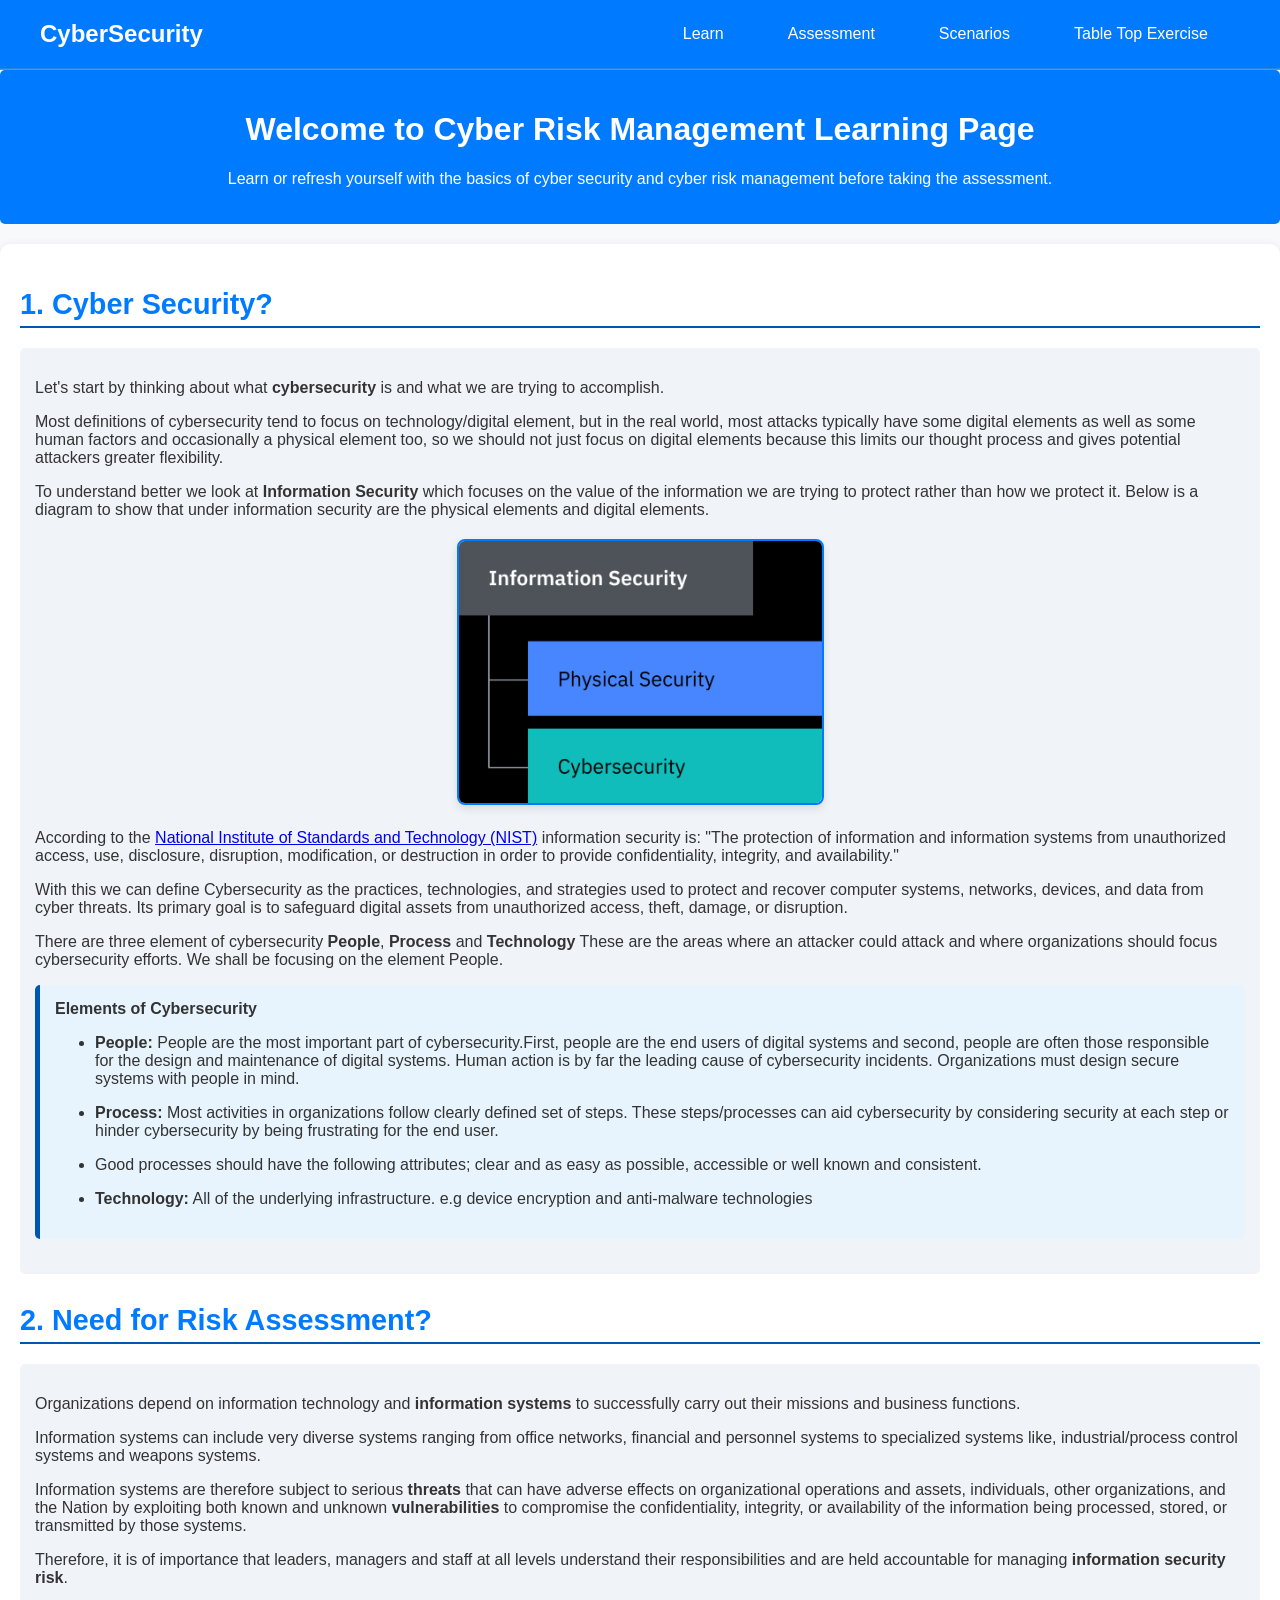
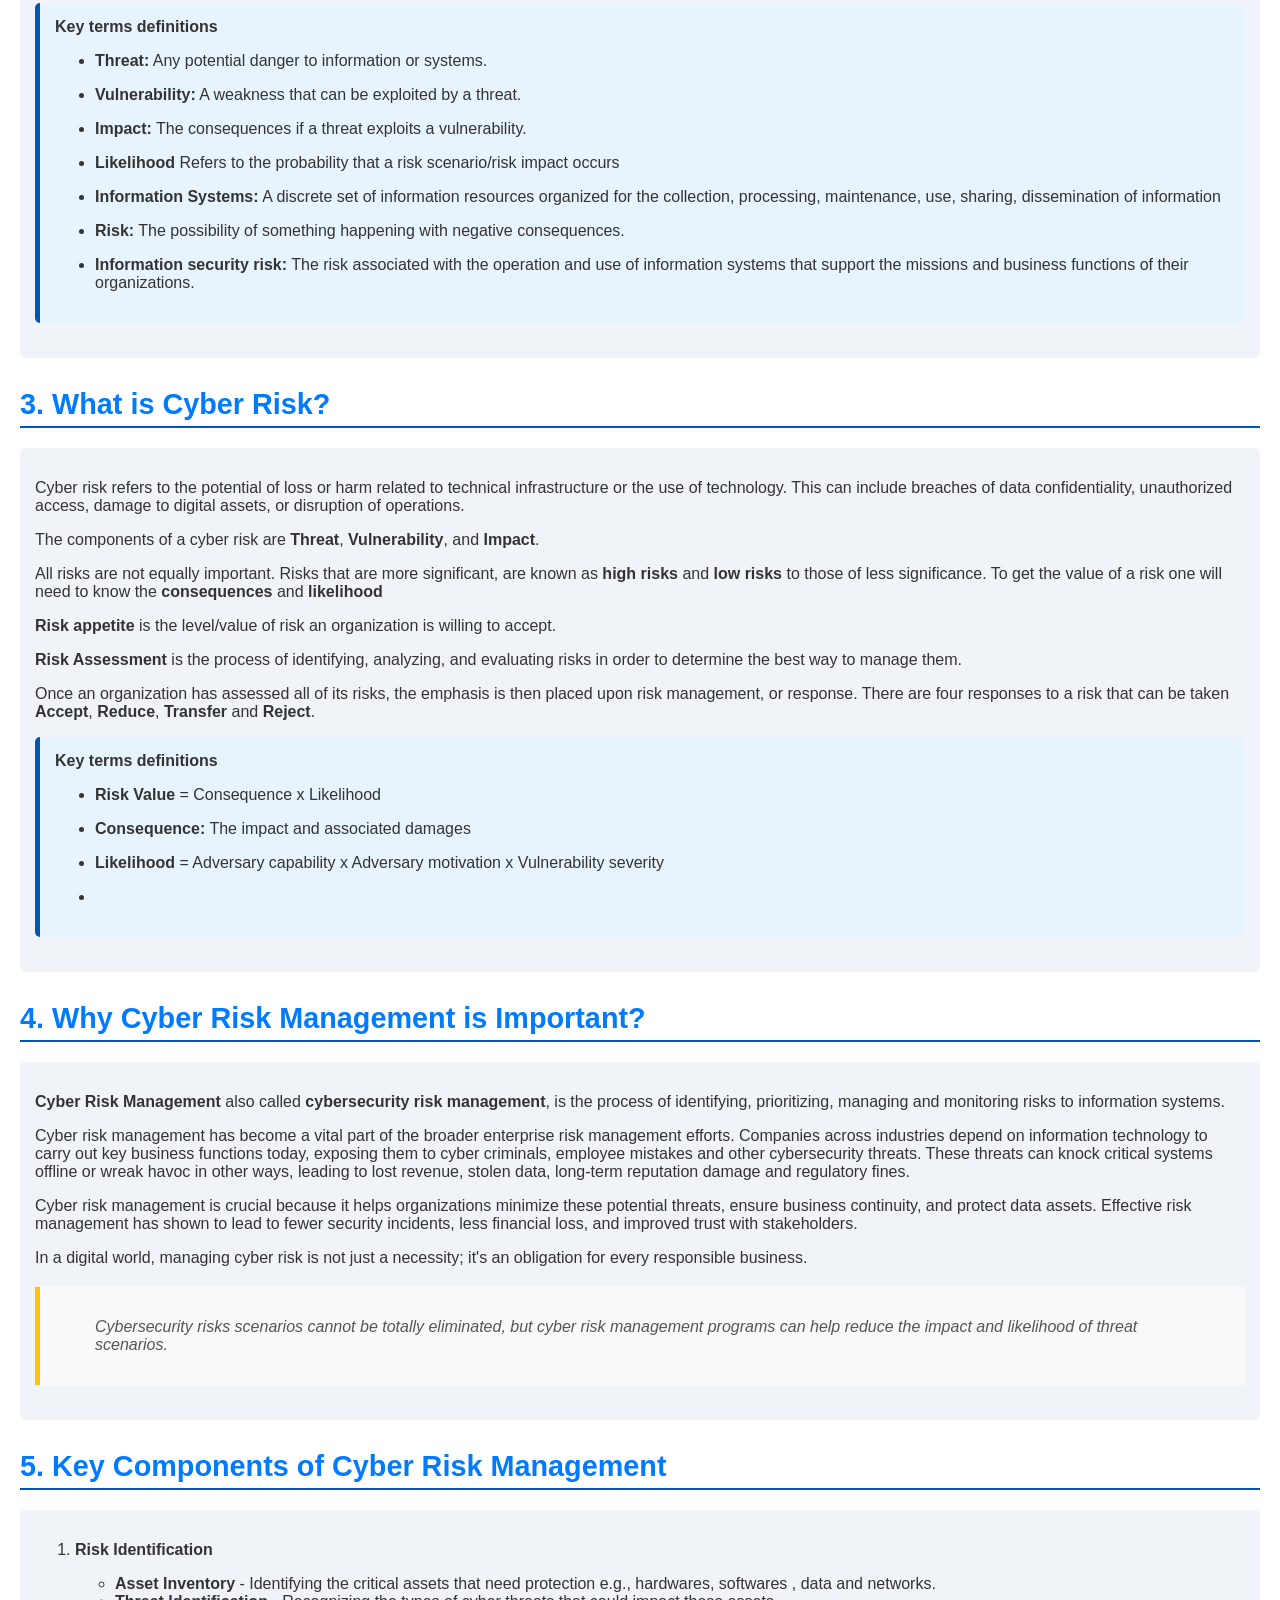
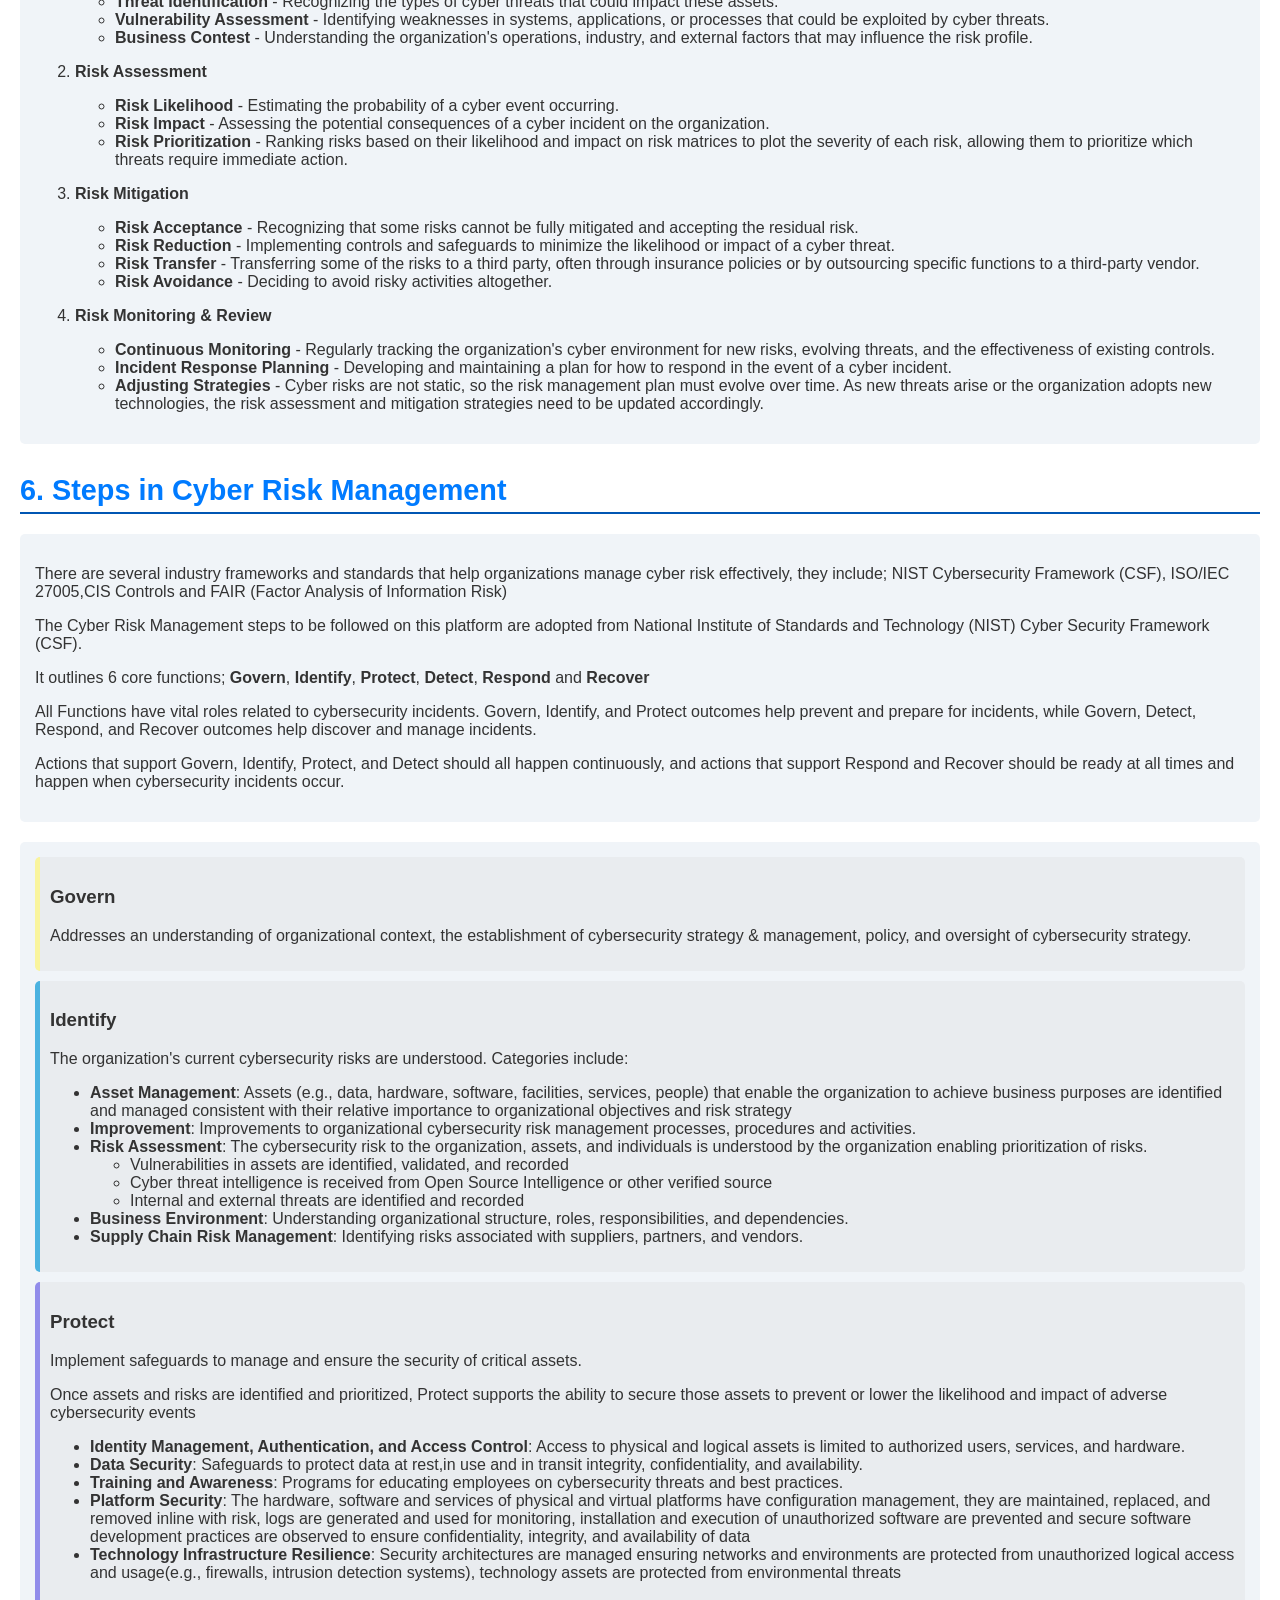
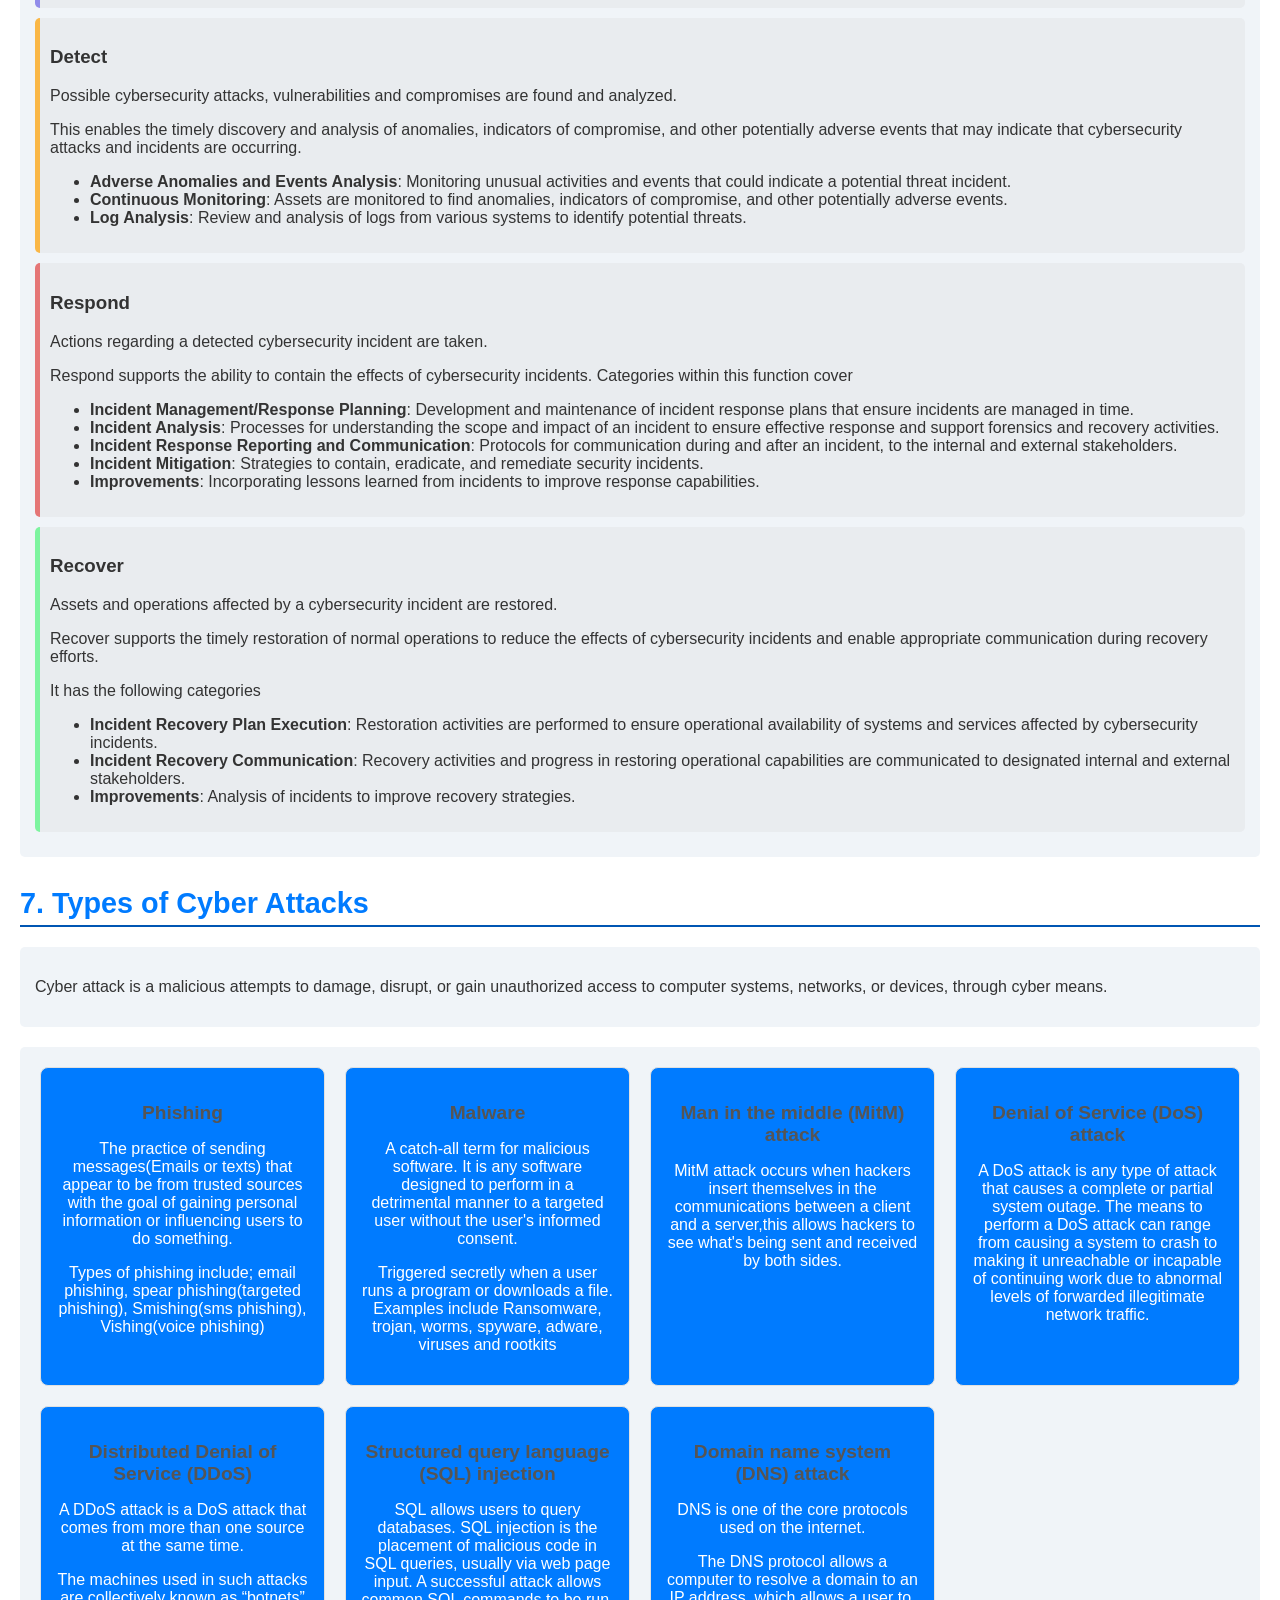
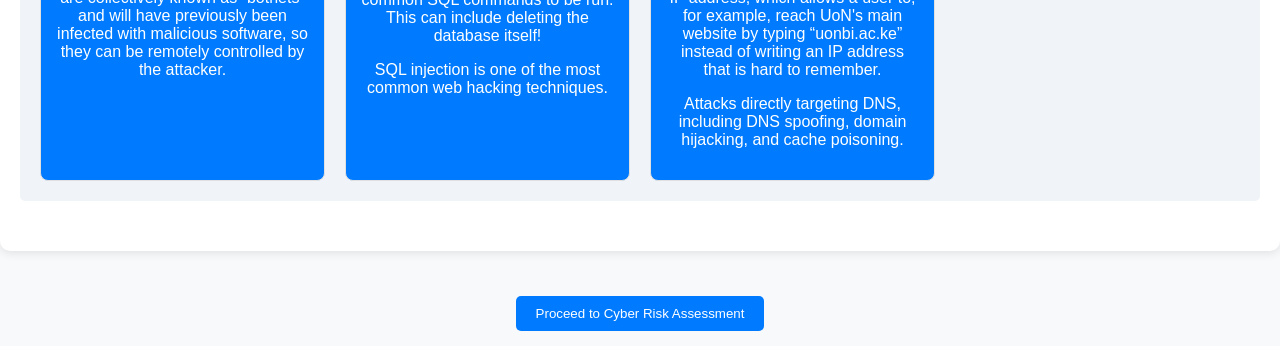
<file: learn.html>
<!DOCTYPE html>
<html lang="en">
<head>
    <meta charset="UTF-8">
    <meta name="viewport" content="width=device-width, initial-scale=1.0">
    <title>Cyber Risk Management - Learning Page</title>
    <link rel="stylesheet" href="notes.css">
</head>
<body>
    
        <!--Nav-->
        <nav id="header">
            <div class="container">
              <a class="logo" href="index.html">CyberSecurity</a>
              <button class="toggle-button" id="nav-toggle">
                <svg class="icon" xmlns="http://www.w3.org/2000/svg" viewBox="0 0 20 20" fill="currentColor" width="24" height="24">
                  <title>Menu</title>
                  <path d="M0 3h20v2H0V3zm0 6h20v2H0V9zm0 6h20v2H0v-2z" />
                </svg>
              </button>
              <div class="menu" id="nav-content">
                <ul>
                  <li><a href="learn.html">Learn</a></li>
                  <li><a href="survey.html">Assessment</a></li>
                  <li><a href="scenario.html">Scenarios</a></li>
                  <li><a href="tp.html">Table Top Exercise</a></li>
                </ul>
              </div>
            </div>
            <hr>
          </nav>
          
    <div class="learning-container">
        <header>
            <h1>Welcome to Cyber Risk Management Learning Page</h1>
            <p>Learn or refresh yourself with the basics of cyber security and cyber risk management before taking the assessment.</p>
        </header>

        <div class="content">
            <!-- Section -->
            <section class="content-section">
                <h2>1. Cyber Security?</h2>
                <div class="content-block">
                    <p>Let's start by thinking about what <b>cybersecurity</b> is and what we are trying to accomplish.</p>
                    <p>Most definitions of cybersecurity tend to focus on technology/digital element, but in the real world, most attacks typically have some digital elements as well as some human factors and occasionally a physical element too, so we should not just focus on digital elements because this limits our thought process and gives potential attackers greater flexibility.</p>
                    <p>To understand better we look at <b>Information Security</b> which focuses on the value of the information we are trying to protect rather than how we protect it. Below is a diagram to show that under information security are the physical elements and digital elements.</p>
                    <div class="visual-diagram">
                        <img src="images/is.png" alt="..." />
                    </div>
                    <p>According to the <a href="https://csrc.nist.gov/glossary/term/information_security">National Institute of Standards and Technology (NIST)</a> information security is: "The protection of information and information systems from unauthorized access, use, disclosure, disruption, modification, or destruction in order to provide confidentiality, integrity, and availability."</p>
                    <p>With this we can define Cybersecurity as the practices, technologies, and strategies used to protect and recover computer systems, networks, devices, and data from cyber threats. Its primary goal is to safeguard digital assets from unauthorized access, theft, damage, or disruption.</p>
                    <p>There are three element of cybersecurity <b>People</b>, <b>Process</b> and <b>Technology</b> These are the areas where an attacker could attack and where organizations should focus cybersecurity efforts. We shall be focusing on the element People.</p>
                    <div class="highlight-box">
                        <strong>Elements of Cybersecurity</strong>
                        <ul>
                            <li><p><b>People:</b> People are the most important part of cybersecurity.First, people are the end users of digital systems and second, people are often those responsible for the design and maintenance of digital systems. Human action is by far the leading cause of cybersecurity incidents. Organizations must design secure systems with people in mind.</p></li>
                            <li><p><b>Process:</b> Most activities in organizations follow clearly defined set of steps. These steps/processes can aid cybersecurity by considering security at each step or hinder cybersecurity by being frustrating for the end user.</p></li>
                            <li>Good processes should have the following attributes; clear and as easy as possible, accessible or well known and consistent.</li>
                            <li><p><b>Technology:</b> All of the underlying infrastructure. e.g device encryption and anti-malware technologies</p></li>
                        </ul>
                    </div>
                </div>
            </section>
            <!-- Section -->
            <section class="content-section">
                <h2>2. Need for Risk Assessment?</h2>
                <div class="content-block">
                    <p>Organizations depend on information technology and <b>information systems</b> to successfully carry out their missions and business functions.</p>
                    <p>Information systems can include very diverse systems ranging from office networks, financial and personnel systems to specialized systems like, industrial/process control systems and weapons systems.</p>
                    <p>Information systems are therefore subject to serious <b>threats</b> that can have adverse effects on organizational operations and assets, individuals, other organizations, and the Nation by exploiting both known and unknown <b>vulnerabilities</b> to compromise the confidentiality, integrity, or availability of the information being processed, stored, or transmitted by those systems.</p>
                    <p>Therefore, it is of importance that leaders, managers and staff at all levels understand their responsibilities and are held accountable for managing <b>information security risk</b>.</p>
                    <div class="highlight-box">
                        <strong>Key terms definitions</strong>
                        <ul>
                            <li><p><b>Threat:</b> Any potential danger to information or systems.</p></li>
                            <li><p><b>Vulnerability:</b> A weakness that can be exploited by a threat.</p></li>
                            <li><p><b>Impact:</b> The consequences if a threat exploits a vulnerability.</p></li>
                            <li><p><b>Likelihood</b> Refers to the probability that a risk scenario/risk impact occurs</p></li>
                            <li><p><b>Information Systems:</b> A discrete set of information resources organized for the collection, processing, maintenance, use, sharing, dissemination of information</p></li>
                            <li><p><b>Risk:</b> The possibility of something happening with negative consequences.</p></li>
                            <li><p><b>Information security risk:</b> The risk associated with the operation and use of information systems that support the missions and business functions of their organizations.</p></li>
                        </ul>
                    </div>
                </div>
            </section>
            <!-- Section -->
            <section class="content-section">
                <h2>3. What is Cyber Risk?</h2>
                <div class="content-block">
                    <p>Cyber risk refers to the potential of loss or harm related to technical infrastructure or the use of technology. This can include breaches of data confidentiality, unauthorized access, damage to digital assets, or disruption of operations.</p>
                    <p>The components of a cyber risk are <b>Threat</b>, <b>Vulnerability</b>, and <b>Impact</b>.</p>
                    <p>All risks are not equally important. Risks that are more significant, are known as <b>high risks</b> and <b>low risks</b> to those of less significance. To get the value of a risk one will need to know the <b>consequences</b> and <b>likelihood</b></p>
                    <p><b>Risk appetite</b> is the level/value of risk an organization is willing to accept.</p>
                    <p><b>Risk Assessment</b> is the process of identifying, analyzing, and evaluating risks in order to determine the best way to manage them.</p>
                    <p>Once an organization has assessed all of its risks, the emphasis is then placed upon risk management, or response. There are four responses to a risk that can be taken <b>Accept</b>, <b>Reduce</b>, <b>Transfer</b> and <b>Reject</b>.</p>
                    <!-- <div class="content-block">
                        <div class="faq">
                            <div class="faq-item">
                                <h4>Accept</h4>
                                <p>The organization accepts the risk in its current form. This is a decision that will be made by a senior individual within the organization.</p>
                            </div>
                            <div class="faq-item">
                                <h4>Reduce</h4>
                                <p>The organization could decide a risk is too large to accept and aim to have it reduced in some fashion. This could either be through reducing the likelihood or consequence.</p>
                            </div>
                            <div class="faq-item">
                                <h4>Transfer</h4>
                                <p>The organization may want a third party to accept the risk, or part of it, instead of accepting it themselves.This is done via insurance.</p>
                            </div>
                            <div class="faq-item">
                                <h4>Reject</h4>
                                <p>The organization could decide a risk is too high and may withdraw from being affected by it. This will have significant business impacts such as shutting down sites or avoiding markets.</p>
                            </div>
                        </div>
                    </div> -->
                    
                    <div class="highlight-box">
                        <b>Key terms definitions</b>
                        <ul>
                            <li><p><b>Risk Value</b> = Consequence x Likelihood</p></li>
                            <li><p><b>Consequence:</b> The impact and associated damages</p></li>
                            <li><p><b>Likelihood</b> = Adversary capability x Adversary motivation x Vulnerability severity</p></li>
                            <li><p><b></b></p></li>
                        </ul>
                    </div>
                    <!-- <div class="highlight-box">
                        <strong>Key Terms:</strong>
                        <ul>
                            <li><strong>Threat:</strong> Any potential danger to information or systems.</li>
                            <li><strong>Vulnerability:</strong> A weakness that can be exploited by a threat.</li>
                            <li><strong>Impact:</strong> The consequences if a threat exploits a vulnerability.</li>
                        </ul>
                    </div> -->
                </div>
            </section>

            <!-- Section -->
            <section class="content-section">
                <h2>4. Why Cyber Risk Management is Important?</h2>
                <div class="content-block">
                    <p><b>Cyber Risk Management</b> also called <b>cybersecurity risk management</b>, is the process of identifying, prioritizing, managing and monitoring risks to information systems.</p>
                    <p>Cyber risk management has become a vital part of the broader enterprise risk management efforts. Companies across industries depend on information technology to carry out key business functions today, exposing them to cyber criminals, employee mistakes and other cybersecurity threats. These threats can knock critical systems offline or wreak havoc in other ways, leading to lost revenue, stolen data, long-term reputation damage and regulatory fines. </p>
                    <p>Cyber risk management is crucial because it helps organizations minimize these potential threats, ensure business continuity, and protect data assets. Effective risk management has shown to lead to fewer security incidents, less financial loss, and improved trust with stakeholders.</p>
                    <p>In a digital world, managing cyber risk is not just a necessity; it's an obligation for every responsible business.</p>
                    <div class="quote-box">
                        <blockquote>
                            Cybersecurity risks  scenarios cannot be totally eliminated, but cyber risk management programs can help reduce the impact and likelihood of threat scenarios.
                        </blockquote>
                    </div>
                </div>
            </section>

            <!-- Section -->
            <section class="content-section">
                <h2>5. Key Components of Cyber Risk Management</h2>
                <div class="content-block">
                    <ol>
                        <p><li><b>Risk Identification</b></li></p>
                        <ul>
                            <li><b>Asset Inventory</b> - Identifying the critical assets that need protection e.g., hardwares, softwares , data and networks.</li>
                            <li><b>Threat Identification</b> - Recognizing the types of cyber threats that could impact these assets.</li>
                            <li><b>Vulnerability Assessment</b> - Identifying weaknesses in systems, applications, or processes that could be exploited by cyber threats.</li>
                            <li><b>Business Contest</b> - Understanding the organization's operations, industry, and external factors that may influence the risk profile.</li>
                        </ul>
                        <p><li><b>Risk Assessment</b></li></p>
                        <ul>
                            <li><b>Risk Likelihood</b> - Estimating the probability of a cyber event occurring.</li>
                            <li><b>Risk Impact</b> - Assessing the potential consequences of a cyber incident on the organization.</li>
                            <li><b>Risk Prioritization</b> - Ranking risks based on their likelihood and impact on risk matrices to plot the severity of each risk, allowing them to prioritize which threats require immediate action.</li>
                        </ul>
                        <p><li><b>Risk Mitigation</b></li></p>
                        <ul>
                            <li><b>Risk Acceptance</b> - Recognizing that some risks cannot be fully mitigated and accepting the residual risk.</li>
                            <li><b>Risk Reduction</b> - Implementing controls and safeguards to minimize the likelihood or impact of a cyber threat.</li>
                            <li><b>Risk Transfer</b> - Transferring some of the risks to a third party, often through insurance policies or by outsourcing specific functions to a third-party vendor.</li>
                            <li><b>Risk Avoidance</b> - Deciding to avoid risky activities altogether.</li>
                        </ul>
                        <p><li><b>Risk Monitoring & Review</b></li></p>
                        <ul>
                            <li><b>Continuous Monitoring</b> - Regularly tracking the organization's cyber environment for new risks, evolving threats, and the effectiveness of existing controls.</li>
                            <li><b>Incident Response Planning</b> - Developing and maintaining a plan for how to respond in the event of a cyber incident.</li>
                            <li><b>Adjusting Strategies</b> - Cyber risks are not static, so the risk management plan must evolve over time. As new threats arise or the organization adopts new technologies, the risk assessment and mitigation strategies need to be updated accordingly.</li>
                        </ul>
                    </ol>
                </div>
            </section>

            <!-- Section -->
            <section class="content-section">
                <h2>6. Steps in Cyber Risk Management</h2>
                <div class="content-block">
                    <p>There are several industry frameworks and standards that help organizations manage cyber risk effectively, they include; NIST Cybersecurity Framework (CSF), ISO/IEC 27005,CIS Controls and FAIR (Factor Analysis of Information Risk)</p>
                    <p>The Cyber Risk Management steps to be followed on this platform are adopted from National Institute of Standards and Technology (NIST) Cyber Security Framework (CSF).</p>
                    <p>It outlines 6 core functions; <b>Govern</b>, <b>Identify</b>, <b>Protect</b>, <b>Detect</b>, <b>Respond</b> and <b>Recover</b></p>
                    <p>All Functions have vital roles related to cybersecurity incidents. Govern, Identify, and Protect outcomes help prevent and prepare for incidents, while Govern, Detect, Respond, and Recover outcomes help discover and manage incidents.</p>
                    <p>Actions that support Govern, Identify, Protect, and Detect should all happen continuously, and actions that support Respond and Recover should be ready at all times and happen when cybersecurity incidents occur.</p>
                </div>
                <div class="content-block tips-grid">
                    <div class="tip-item0">
                        <h3>Govern</h3>
                        <p>Addresses an understanding of organizational context, the establishment of cybersecurity strategy & management, policy, and oversight of cybersecurity strategy.</p>
                    </div>
                    <div class="tip-item1">
                        <h3>Identify</h3>
                        <p>The organization's current cybersecurity risks are understood. Categories include:</p>
                        <ul>
                            <li><b>Asset Management</b>: Assets (e.g., data, hardware, software, facilities, services, people) that enable the organization to achieve business purposes are identified and managed consistent with their relative importance to organizational objectives and risk strategy</li>
                            <li><b>Improvement</b>: Improvements to organizational cybersecurity risk management processes, procedures and activities.</li>
                            <li><b>Risk Assessment</b>: The cybersecurity risk to the organization, assets, and individuals is understood by the organization enabling prioritization of risks.</li>
                            <ul>
                                <li>Vulnerabilities in assets are identified, validated, and recorded</li>
                                <li>Cyber threat intelligence is received from Open Source Intelligence or other verified source</li>
                                <li>Internal and external threats are identified and recorded</li>
                            </ul>
                            <li><b>Business Environment</b>: Understanding organizational structure, roles, responsibilities, and dependencies.</li>
                            <li><b>Supply Chain Risk Management</b>: Identifying risks associated with suppliers, partners, and vendors.</li>
                        </ul>
                    </div>
                    <div class="tip-item2">
                        <h3>Protect</h3>
                        <p>Implement safeguards to manage and ensure the security of critical assets.</p>
                        <p>Once assets and risks are identified and prioritized, Protect supports the ability to secure those assets to prevent or lower the likelihood and impact of adverse cybersecurity events</p>
                        <ul>
                            <li><b>Identity Management, Authentication, and Access Control</b>: Access to physical and logical assets is limited to authorized users, services, and hardware.</li>
                            <li><b>Data Security</b>: Safeguards to protect data at rest,in use and in transit integrity, confidentiality, and availability.</li>
                            <li><b>Training and Awareness</b>: Programs for educating employees on cybersecurity threats and best practices.</li>
                            <li><b>Platform Security</b>: The hardware, software and services of physical and virtual platforms have configuration management, they are maintained, replaced, and removed inline with risk, logs are generated and used for monitoring, installation and execution of unauthorized software are prevented and secure software development practices are observed to ensure confidentiality, integrity, and availability of data</li>
                            <li><b>Technology Infrastructure Resilience</b>: Security architectures are managed ensuring networks and environments are protected from unauthorized logical access and usage(e.g., firewalls, intrusion detection systems), technology assets are protected from environmental threats</li>
                        </ul>
                    </div>
                    <div class="tip-item3">
                        <h3>Detect</h3>
                        <p>Possible cybersecurity attacks, vulnerabilities and compromises are found and analyzed.</p>
                        <p>This enables the timely discovery and analysis of anomalies, indicators of compromise, and other potentially adverse events that may indicate that cybersecurity attacks and incidents are occurring.</p>
                        <ul>
                            <li><b>Adverse Anomalies and Events Analysis</b>: Monitoring unusual activities and events that could indicate a potential threat incident.</li>
                            <li><b>Continuous Monitoring</b>: Assets are monitored to find anomalies, indicators of compromise, and other potentially adverse events.</li>
                            <li><b>Log Analysis</b>: Review and analysis of logs from various systems to identify potential threats.</li>
                        </ul>
                    </div>
                    <div class="tip-item4">
                        <h3>Respond</h3>
                        <p>Actions regarding a detected cybersecurity incident are taken.</p>
                        <p>Respond supports the ability to contain the effects of cybersecurity incidents. Categories within this function cover</p>
                        <ul>
                            <li><b>Incident Management/Response Planning</b>: Development and maintenance of incident response plans that ensure incidents are managed in time.</li>
                            <li><b>Incident Analysis</b>: Processes for understanding the scope and impact of an incident to ensure effective response and support forensics and recovery activities.</li>
                            <li><b>Incident Response Reporting and Communication</b>: Protocols for communication during and after an incident, to the internal and external stakeholders.</li>
                            <li><b>Incident Mitigation</b>: Strategies to contain, eradicate, and remediate security incidents.</li>
                            <li><b>Improvements</b>: Incorporating lessons learned from incidents to improve response capabilities.</li>
                        </ul>
                    </div>
                    <div class="tip-item5">
                        <h3>Recover</h3>
                        <p>Assets and operations affected by a cybersecurity incident are restored.</p>
                        <p>Recover supports the timely restoration of normal operations to reduce the effects of cybersecurity incidents and enable appropriate communication during recovery efforts.</p>
                        <p>It has the following categories</p>
                        <ul>
                            <li><b>Incident Recovery Plan Execution</b>: Restoration activities are performed to ensure operational availability of systems and services affected by cybersecurity incidents.</li>
                            <li><b>Incident Recovery Communication</b>: Recovery activities and progress in restoring operational capabilities are communicated to designated internal and external stakeholders.</li>
                            <li><b>Improvements</b>: Analysis of incidents to improve recovery strategies.</li>
                        </ul>

                    </div>
                </div>
                <!-- <div class="content-block timeline">
                    <div class="timeline-item">
                        <h3>Identify</h3>
                        <p>Determine and categorize assets, data, and systems that need protection.</p>
                    </div>
                    <div class="timeline-item">
                        <h3>Protect</h3>
                        <p>Implement safeguards to ensure the security of critical assets.</p>
                    </div>
                    <div class="timeline-item">
                        <h3>Detect</h3>
                        <p>Develop methods to identify the occurrence of cyber incidents.</p>
                    </div>
                    <div class="timeline-item">
                        <h3>Respond</h3>
                        <p>Outline the procedures to manage and mitigate the impact of incidents.</p>
                    </div>
                    <div class="timeline-item">
                        <h3>Recover</h3>
                        <p>Restore capabilities or services that were affected by a cybersecurity event.</p>
                    </div>
                </div> -->
            </section>

            <!-- Section -->
            <section class="content-section">
                <h2>7. Types of Cyber Attacks</h2>
                <div class="content-block">
                    <p>Cyber attack is a malicious attempts to damage, disrupt, or gain unauthorized access to computer systems, networks, or devices, through cyber means.</p>
                </div>
                <div class="content-block grid-layout">
                    <div class="card">
                        <h3 class="content-header">Phishing</h3>
                        <p>The practice of sending messages(Emails or texts) that appear to be from trusted sources with the goal of gaining personal information or influencing users to do something.</p>
                        <p>Types of phishing include; email phishing, spear phishing(targeted phishing), Smishing(sms phishing), Vishing(voice phishing)</p>
                    </div>
                    <div class="card">
                        <h3 class="content-header">Malware</h3>
                        <p>A catch-all term for malicious software. It is any software designed to perform in a detrimental manner to a targeted user without the user's informed consent.</p>
                        <p>Triggered secretly when a user runs a program or downloads a file. Examples include Ransomware, trojan, worms, spyware, adware, viruses and rootkits</p>
                    </div>
                    <div class="card">
                        <h3 class="content-header">Man in the middle (MitM) attack</h3>
                        <p>MitM attack occurs when hackers insert themselves in the communications between a client and a server,this allows hackers to see what's being sent and received by both sides.</p>
                    </div>
                    <div class="card">
                        <h3 class="content-header">Denial of Service (DoS) attack</h3>
                        <p>A DoS attack is any type of attack that causes a complete or partial system outage. The means to perform a DoS attack can range from causing a system to crash to making it unreachable or incapable of continuing work due to abnormal levels of forwarded illegitimate network traffic.</p>
                    </div>
                    <div class="card">
                        <h3 class="content-header">Distributed Denial of Service (DDoS)</h3>
                        <p>A DDoS attack is a DoS attack that comes from more than one source at the same time.</p>
                        <p>The machines used in such attacks are collectively known as “botnets” and will have previously been infected with malicious software, so they can be remotely controlled by the attacker.</p>
                    </div>
                    <div class="card">
                        <h3 class="content-header">Structured query language (SQL) injection</h3>
                        <p>SQL allows users to query databases. SQL injection is the placement of malicious code in SQL queries, usually via web page input. A successful attack allows common SQL commands to be run. This can include deleting the database itself!</p>
                        <p>SQL injection is one of the most common web hacking techniques.</p>
                    </div>
                    <div class="card">
                        <h3 class="content-header">Domain name system (DNS) attack</h3>
                        <p>DNS is one of the core protocols used on the internet.</p>
                        <p>The DNS protocol allows a computer to resolve a domain to an IP address, which allows a user to, for example, reach UoN's main website by typing “uonbi.ac.ke” instead of writing an IP address that is hard to remember.</p> 
                        <p>Attacks directly targeting DNS, including DNS spoofing, domain hijacking, and cache poisoning.</p>
                    </div>
                </div>
            </section>

            <!-- Section -->
            <!-- <section class="content-section">
                <h2>5. Key Terminologies in Risk Assessment</h2>
                <div class="content-block">
                    <div class="faq">
                        <div class="faq-item">
                            <h4>What is a Risk Assessment?</h4>
                            <p>A risk assessment is the process of identifying, analyzing, and evaluating risks in order to determine the best way to manage them.</p>
                        </div>
                        <div class="faq-item">
                            <h4>What is Risk Mitigation?</h4>
                            <p>Risk mitigation involves strategies and processes to minimize or eliminate risks.</p>
                        </div>
                        <div class="faq-item">
                            <h4>What is a Threat Vector?</h4>
                            <p>A threat vector is the method or path that an attacker uses to access a network or device.</p>
                        </div>
                    </div>
                </div>
            </section> -->

            <!-- Section -->
            <!-- <section class="content-section">
                <h2>8. CyberSecurity Risk Scenarios</h2>
                <div class="content-block">
                    <p>Risk scenarios are specific events/situations that describe potential security threats. These scenarios help in understanding what could go wrong and the impact it might have. Here are common risk scenarios in cybersecurity</p>
                </div>
                <div class="content-block tips-grid">
                    <div class="tip-item">
                        <h3>Tip 1</h3>
                        <p>Conduct regular vulnerability assessments to identify weaknesses.</p>
                    </div>
                    <div class="tip-item">
                        <h3>Tip 2</h3>
                        <p>Train employees on cybersecurity best practices and how to identify potential threats.</p>
                    </div>
                    <div class="tip-item">
                        <h3>Tip 3</h3>
                        <p>Keep all software and systems up to date with the latest patches and updates.</p>
                    </div>
                    <div class="tip-item">
                        <h3>Tip 4</h3>
                        <p>Implement multi-factor authentication to add an additional layer of security.</p>
                    </div>
                </div>
            </section> -->
        </div>

        <!-- Footer -->
        <footer class="learning-footer">
            <button onclick="window.location.href='survey.html'">Proceed to Cyber Risk Assessment</button>
        </footer>
    </div>
    <script>
        // JavaScript for toggle functionality
        document.getElementById('nav-toggle').addEventListener('click', function () {
          const navContent = document.getElementById('nav-content');
          navContent.classList.toggle('visible');
        });
      </script>
    <script src="notes.js"></script>
</body>
</html>
</file>
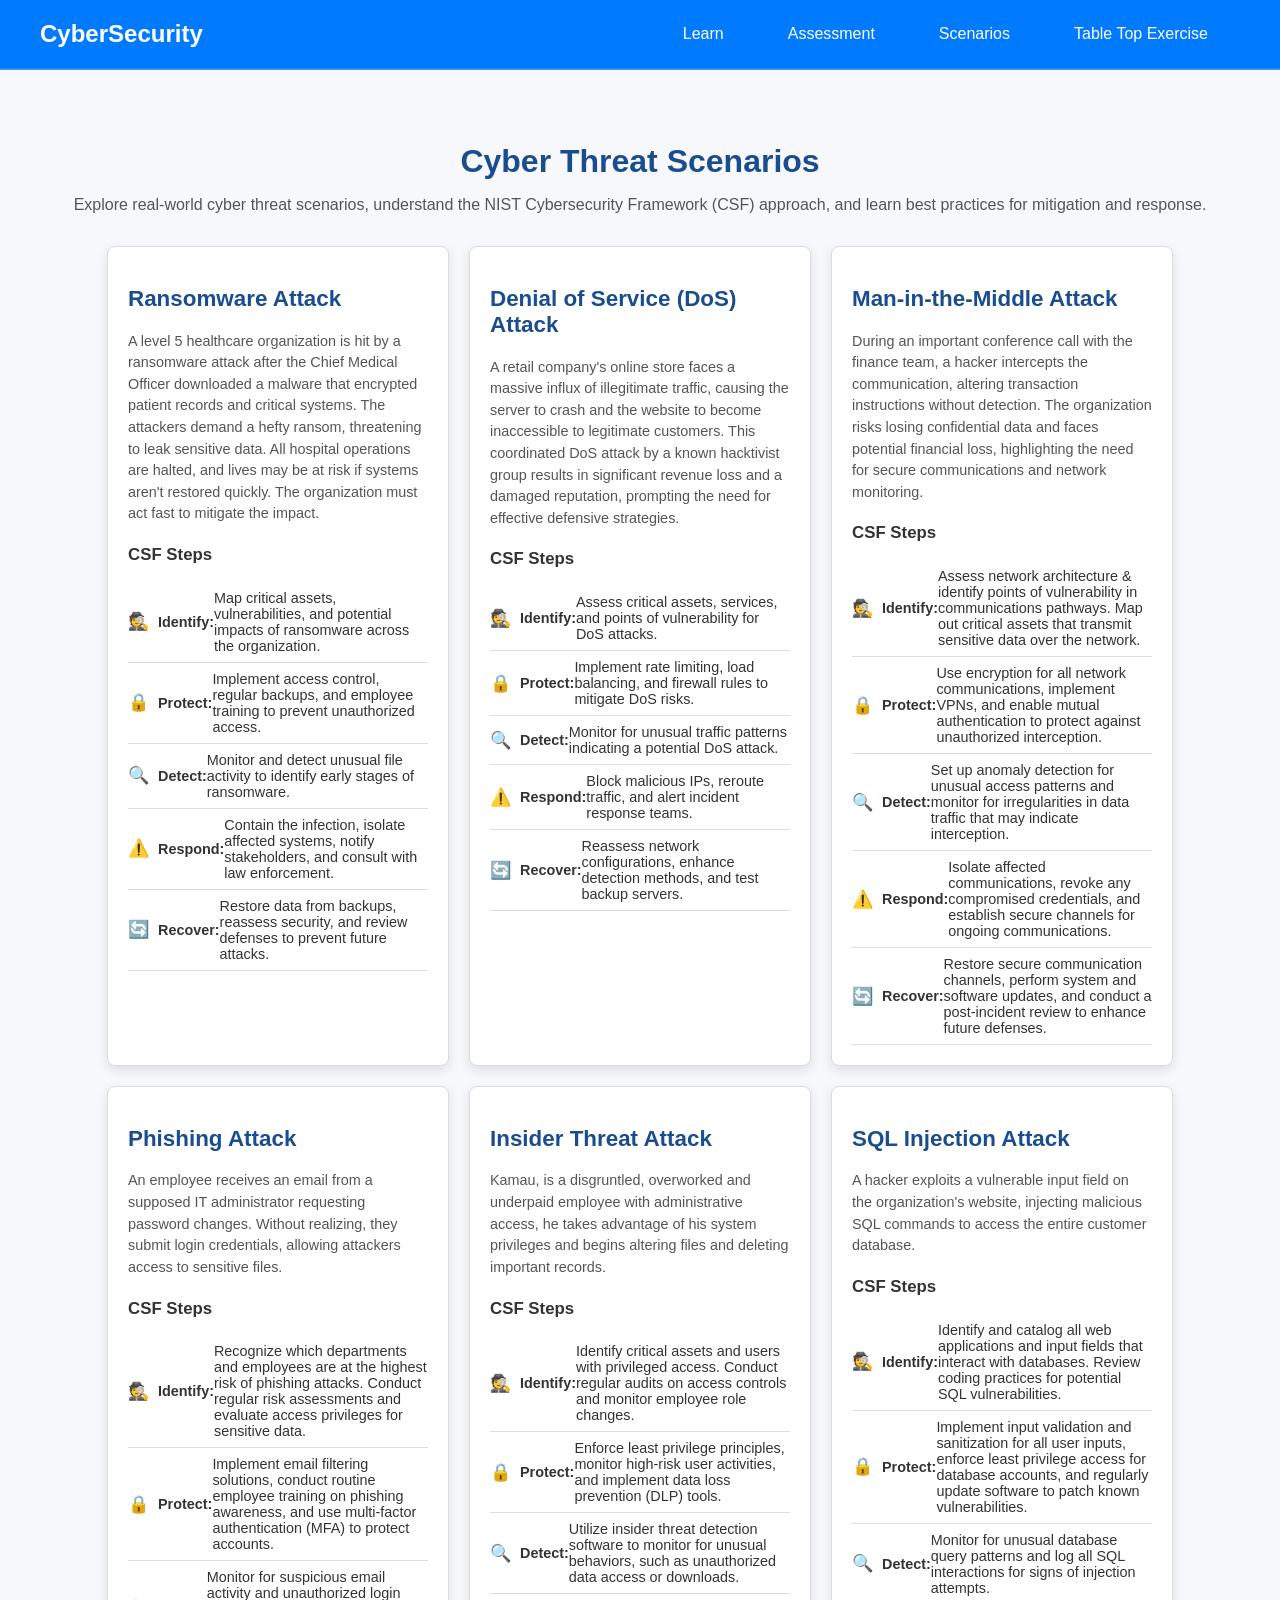
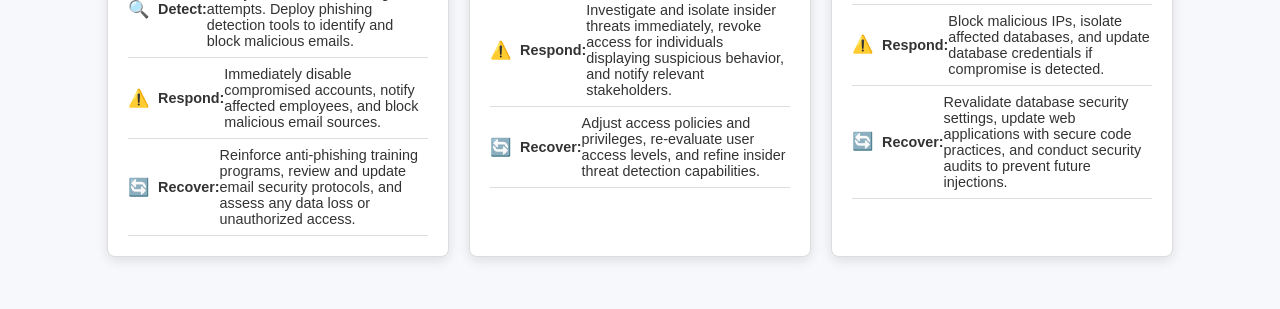
<file: scenario.html>
<!DOCTYPE html>
<html lang="en">
<head>
    <meta charset="UTF-8">
    <meta name="viewport" content="width=device-width, initial-scale=1.0">
    <title>Cyber Threat Scenarios & CSF Framework</title>
    <link rel="stylesheet" href="scen.css">
</head>
<body>
    <!--Nav-->
    <nav id="header">
        <div id="container">
          <a class="logo" href="index.html">CyberSecurity</a>
          <button class="toggle-button" id="nav-toggle">
            <svg class="icon" xmlns="http://www.w3.org/2000/svg" viewBox="0 0 20 20" fill="currentColor" width="24" height="24">
              <title>Menu</title>
              <path d="M0 3h20v2H0V3zm0 6h20v2H0V9zm0 6h20v2H0v-2z" />
            </svg>
          </button>
          <div class="menu" id="nav-content">
            <ul>
              <li><a href="learn.html">Learn</a></li>
              <li><a href="survey.html">Assessment</a></li>
              <li><a href="scenario.html">Scenarios</a></li>
              <li><a href="tp.html">Table Top Exercise</a></li>
            </ul>
          </div>
        </div>
        <hr>
      </nav>

<div class="container">
    <h1>Cyber Threat Scenarios</h1>
    <p>Explore real-world cyber threat scenarios, understand the NIST Cybersecurity Framework (CSF) approach, and learn best practices for mitigation and response.</p>

    <div class="scenarios-grid">
        
        <!-- Scenario Card -->
        <div class="scenario-card">
            <h2>Ransomware Attack</h2>
            <p class="scenario-description">A level 5 healthcare organization is hit by a ransomware attack after the Chief Medical Officer downloaded a malware that encrypted patient records and critical systems. The attackers demand a hefty ransom, threatening to leak sensitive data. All hospital operations are halted, and lives may be at risk if systems aren't restored quickly. The organization must act fast to mitigate the impact.</p>
            <div id="ransomwareDetails" class="scenario-details hidden">
                <h3>CSF Steps</h3>
                <div class="step"><span class="step-icon">🕵️</span><b>Identify:</b> Map critical assets, vulnerabilities, and potential impacts of ransomware across the organization.</div>
                <div class="step"><span class="step-icon">🔒</span><b>Protect:</b> Implement access control, regular backups, and employee training to prevent unauthorized access.</div>
                <div class="step"><span class="step-icon">🔍</span><b>Detect:</b> Monitor and detect unusual file activity to identify early stages of ransomware.</div>
                <div class="step"><span class="step-icon">⚠️</span><b>Respond:</b> Contain the infection, isolate affected systems, notify stakeholders, and consult with law enforcement.</div>
                <div class="step"><span class="step-icon">🔄</span><b>Recover:</b> Restore data from backups, reassess security, and review defenses to prevent future attacks.</div>
            </div>
        </div>

        <div class="scenario-card">
            <h2>Denial of Service (DoS) Attack</h2>
            <p class="scenario-description">A retail company's online store faces a massive influx of illegitimate traffic, causing the server to crash and the website to become inaccessible to legitimate customers. This coordinated DoS attack by a known hacktivist group results in significant revenue loss and a damaged reputation, prompting the need for effective defensive strategies.</p>
            <div id="dosDetails" class="scenario-details hidden">
                <h3>CSF Steps</h3>
                <div class="step"><span class="step-icon">🕵️</span><b>Identify:</b> Assess critical assets, services, and points of vulnerability for DoS attacks.</div>
                <div class="step"><span class="step-icon">🔒</span><b>Protect:</b> Implement rate limiting, load balancing, and firewall rules to mitigate DoS risks.</div>
                <div class="step"><span class="step-icon">🔍</span><b>Detect:</b> Monitor for unusual traffic patterns indicating a potential DoS attack.</div>
                <div class="step"><span class="step-icon">⚠️</span><b>Respond:</b> Block malicious IPs, reroute traffic, and alert incident response teams.</div>
                <div class="step"><span class="step-icon">🔄</span><b>Recover:</b> Reassess network configurations, enhance detection methods, and test backup servers.</div>
            </div>
        </div>

        <div class="scenario-card">
            <h2>Man-in-the-Middle Attack</h2>
            <p class="scenario-description">During an important conference call with the finance team, a hacker intercepts the communication, altering transaction instructions without detection. The organization risks losing confidential data and faces potential financial loss, highlighting the need for secure communications and network monitoring.</p>
            <div id="mitmDetails" class="scenario-details hidden">
                <h3>CSF Steps</h3>
                <div class="step"><span class="step-icon">🕵️</span><b>Identify:</b>  Assess network architecture & identify points of vulnerability in communications pathways. Map out critical assets that transmit sensitive data over the network.</div>
                <div class="step"><span class="step-icon">🔒</span><b>Protect:</b> Use encryption for all network communications, implement VPNs, and enable mutual authentication to protect against unauthorized interception.</div>
                <div class="step"><span class="step-icon">🔍</span><b>Detect:</b> Set up anomaly detection for unusual access patterns and monitor for irregularities in data traffic that may indicate interception.</div>
                <div class="step"><span class="step-icon">⚠️</span><b>Respond:</b> Isolate affected communications, revoke any compromised credentials, and establish secure channels for ongoing communications.</div>
                <div class="step"><span class="step-icon">🔄</span><b>Recover:</b> Restore secure communication channels, perform system and software updates, and conduct a post-incident review to enhance future defenses.</div>
            </div>
        </div>

        <div class="scenario-card">
            <h2>Phishing Attack</h2>
            <p class="scenario-description">An employee receives an email from a supposed IT administrator requesting password changes. Without realizing, they submit login credentials, allowing attackers access to sensitive files.</p>
            <div id="mitmDetails" class="scenario-details hidden">
                <h3>CSF Steps</h3>
                <div class="step"><span class="step-icon">🕵️</span><b>Identify:</b> Recognize which departments and employees are at the highest risk of phishing attacks. Conduct regular risk assessments and evaluate access privileges for sensitive data.</div>
                <div class="step"><span class="step-icon">🔒</span><b>Protect:</b> Implement email filtering solutions, conduct routine employee training on phishing awareness, and use multi-factor authentication (MFA) to protect accounts.</div>
                <div class="step"><span class="step-icon">🔍</span><b>Detect:</b> Monitor for suspicious email activity and unauthorized login attempts. Deploy phishing detection tools to identify and block malicious emails.</div>
                <div class="step"><span class="step-icon">⚠️</span><b>Respond:</b> Immediately disable compromised accounts, notify affected employees, and block malicious email sources.</div>
                <div class="step"><span class="step-icon">🔄</span><b>Recover:</b> Reinforce anti-phishing training programs, review and update email security protocols, and assess any data loss or unauthorized access.</div>
            </div>
        </div>

        <div class="scenario-card">
            <h2>Insider Threat Attack</h2>
            <p class="scenario-description">Kamau, is a disgruntled, overworked and underpaid employee with administrative access, he takes advantage of his system privileges and begins altering files and deleting important records.</p>
            <div id="mitmDetails" class="scenario-details hidden">
                <h3>CSF Steps</h3>
                <div class="step"><span class="step-icon">🕵️</span><b>Identify:</b> Identify critical assets and users with privileged access. Conduct regular audits on access controls and monitor employee role changes.</div>
                <div class="step"><span class="step-icon">🔒</span><b>Protect:</b> Enforce least privilege principles, monitor high-risk user activities, and implement data loss prevention (DLP) tools.</div>
                <div class="step"><span class="step-icon">🔍</span><b>Detect:</b> Utilize insider threat detection software to monitor for unusual behaviors, such as unauthorized data access or downloads.</div>
                <div class="step"><span class="step-icon">⚠️</span><b>Respond:</b> Investigate and isolate insider threats immediately, revoke access for individuals displaying suspicious behavior, and notify relevant stakeholders.</div>
                <div class="step"><span class="step-icon">🔄</span><b>Recover:</b> Adjust access policies and privileges, re-evaluate user access levels, and refine insider threat detection capabilities.</div>
            </div>
        </div>

        <div class="scenario-card">
            <h2>SQL Injection Attack</h2>
            <p class="scenario-description">A hacker exploits a vulnerable input field on the organization's website, injecting malicious SQL commands to access the entire customer database.</p>
            <div id="mitmDetails" class="scenario-details hidden">
                <h3>CSF Steps</h3>
                <div class="step"><span class="step-icon">🕵️</span><b>Identify:</b> Identify and catalog all web applications and input fields that interact with databases. Review coding practices for potential SQL vulnerabilities.</div>
                <div class="step"><span class="step-icon">🔒</span><b>Protect:</b> Implement input validation and sanitization for all user inputs, enforce least privilege access for database accounts, and regularly update software to patch known vulnerabilities.</div>
                <div class="step"><span class="step-icon">🔍</span><b>Detect:</b> Monitor for unusual database query patterns and log all SQL interactions for signs of injection attempts.</div>
                <div class="step"><span class="step-icon">⚠️</span><b>Respond:</b>  Block malicious IPs, isolate affected databases, and update database credentials if compromise is detected.</div>
                <div class="step"><span class="step-icon">🔄</span><b>Recover:</b> Revalidate database security settings, update web applications with secure code practices, and conduct security audits to prevent future injections.</div>
            </div>
        </div>

    </div>
</div>

<script src="notes.js"></script>
</body>
</html>
</file>
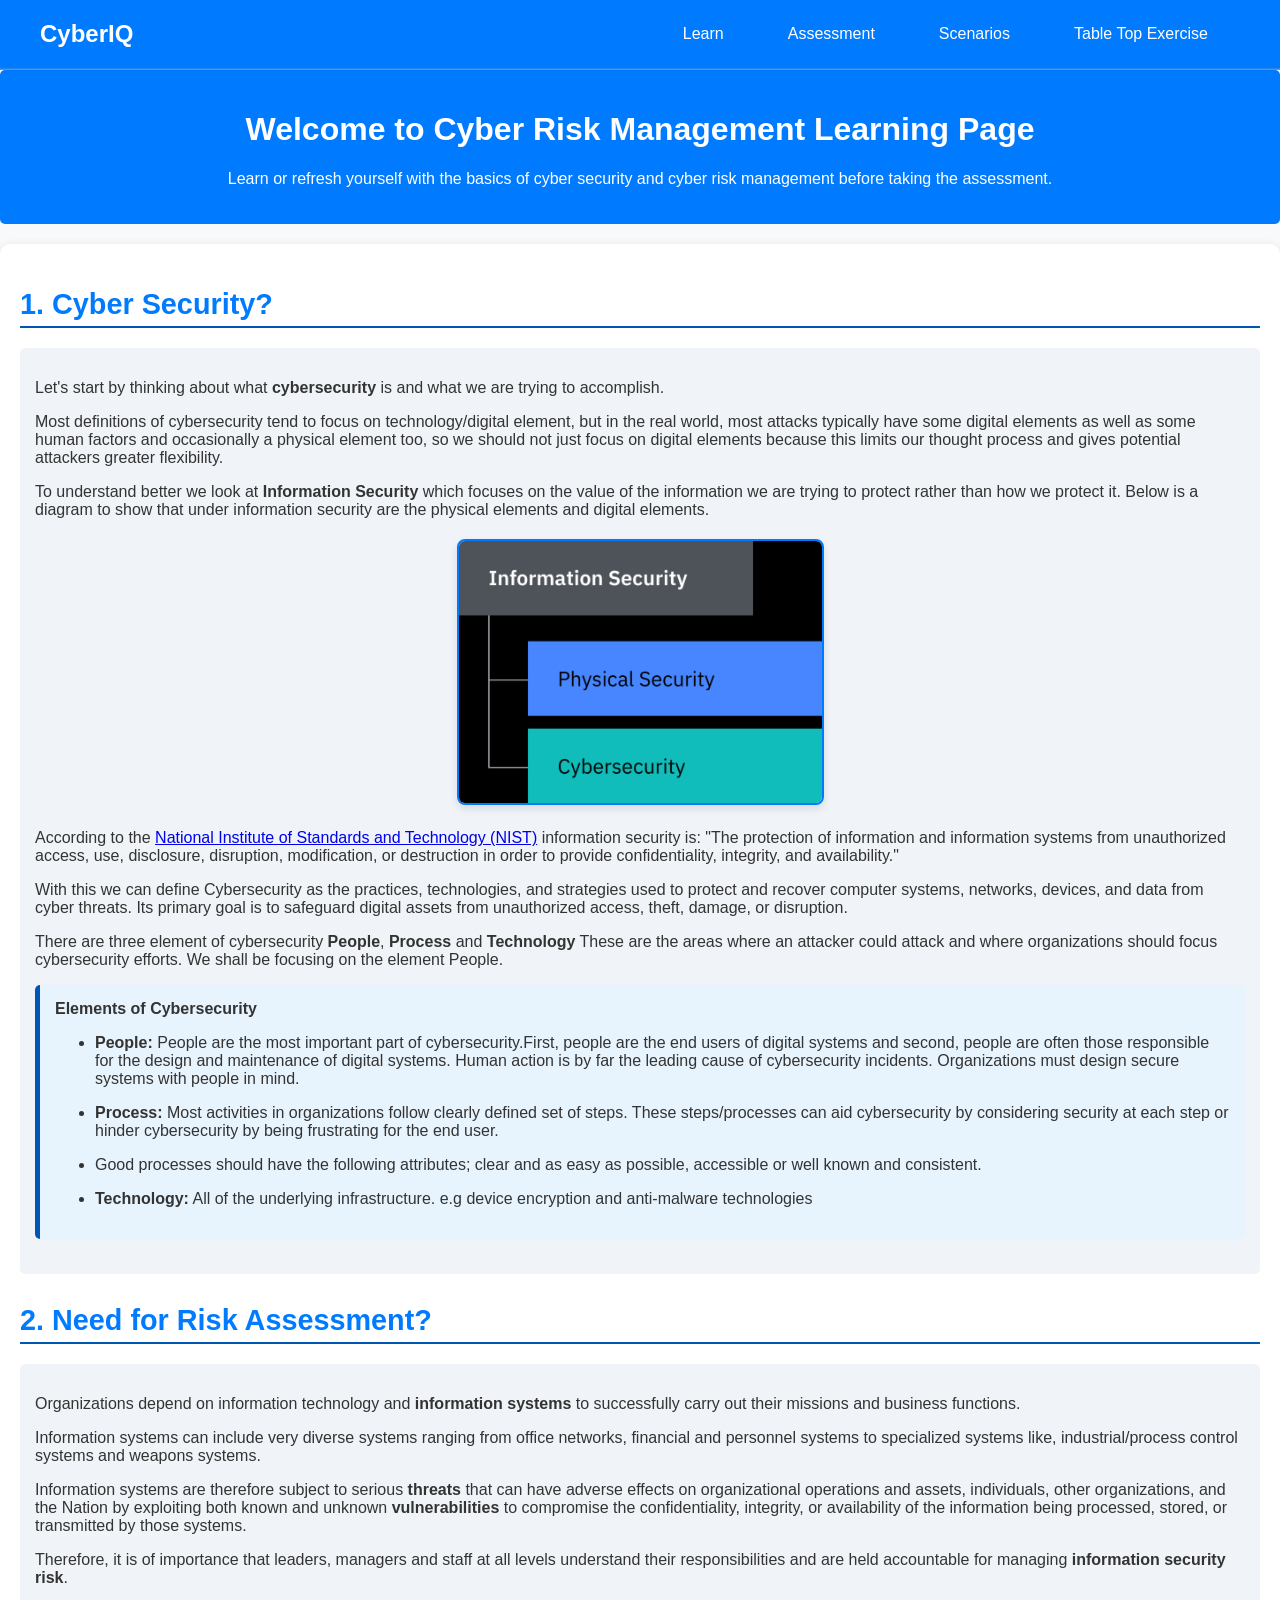
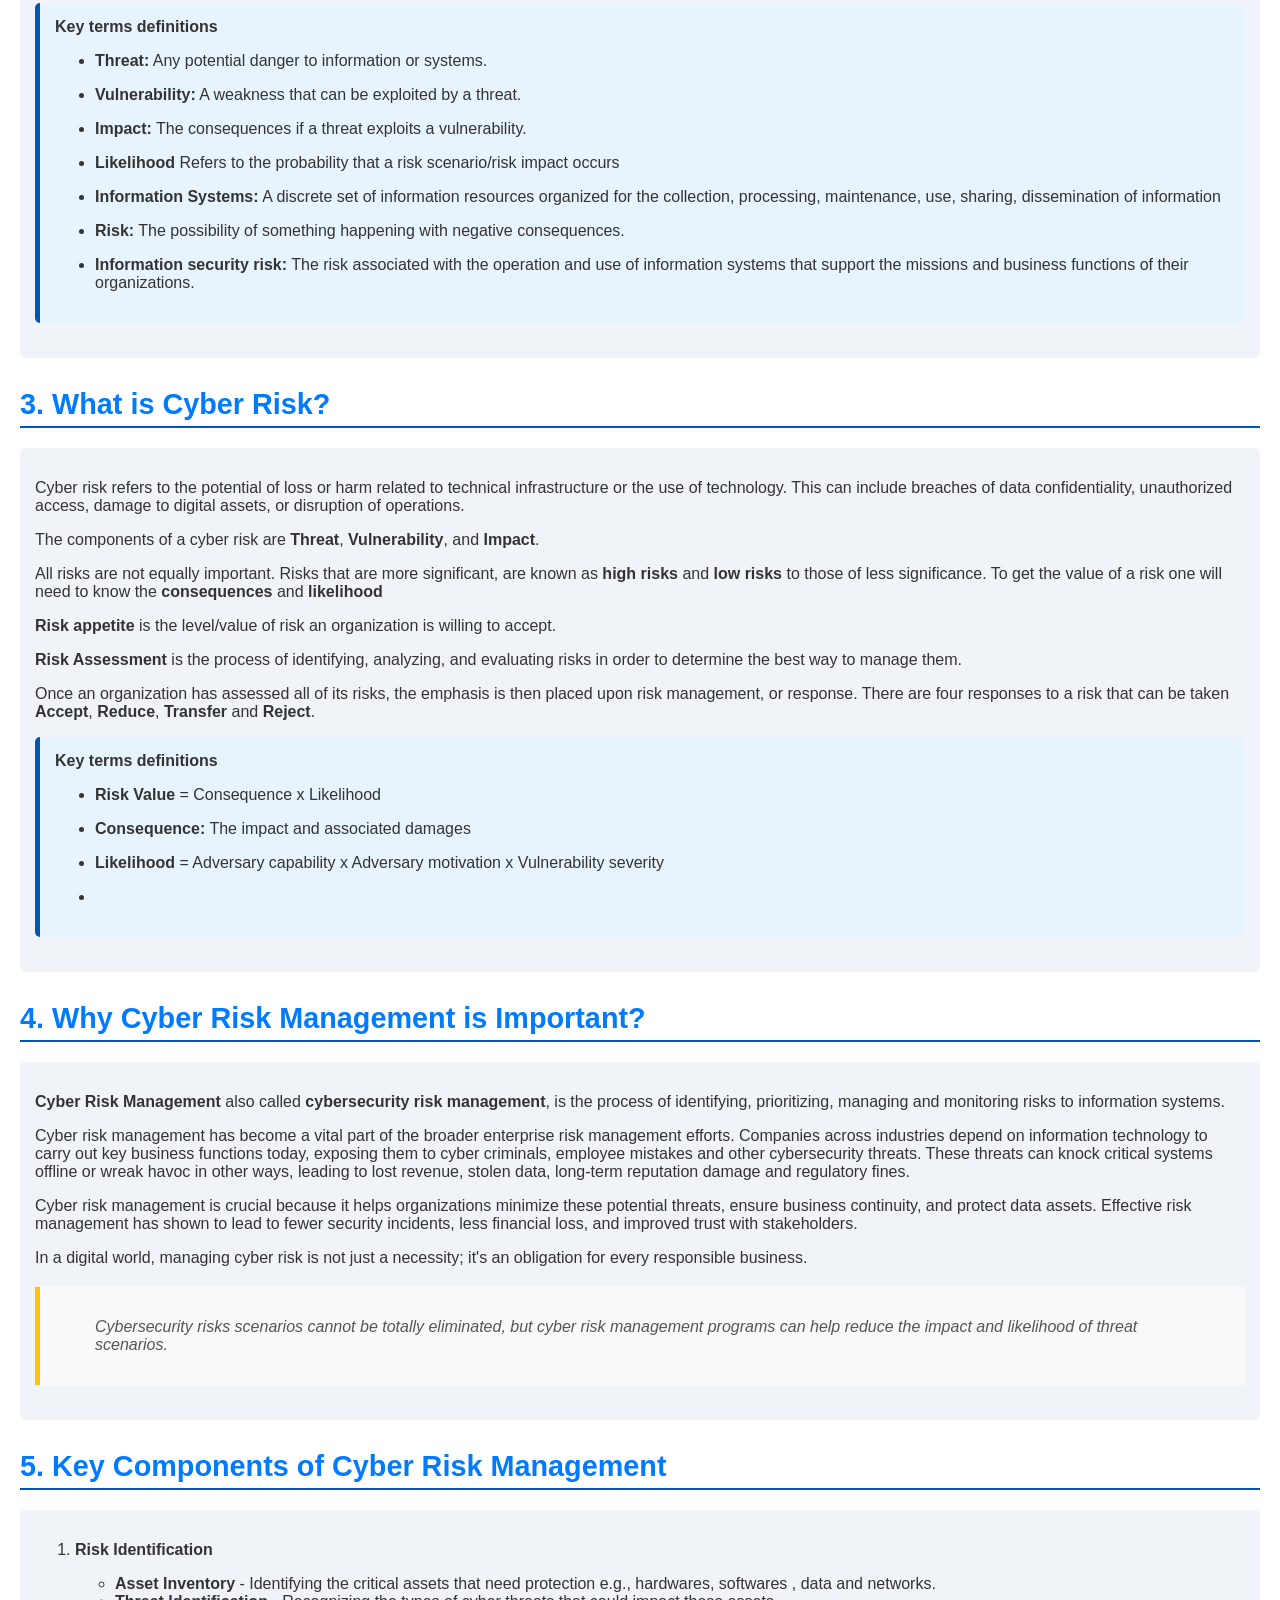
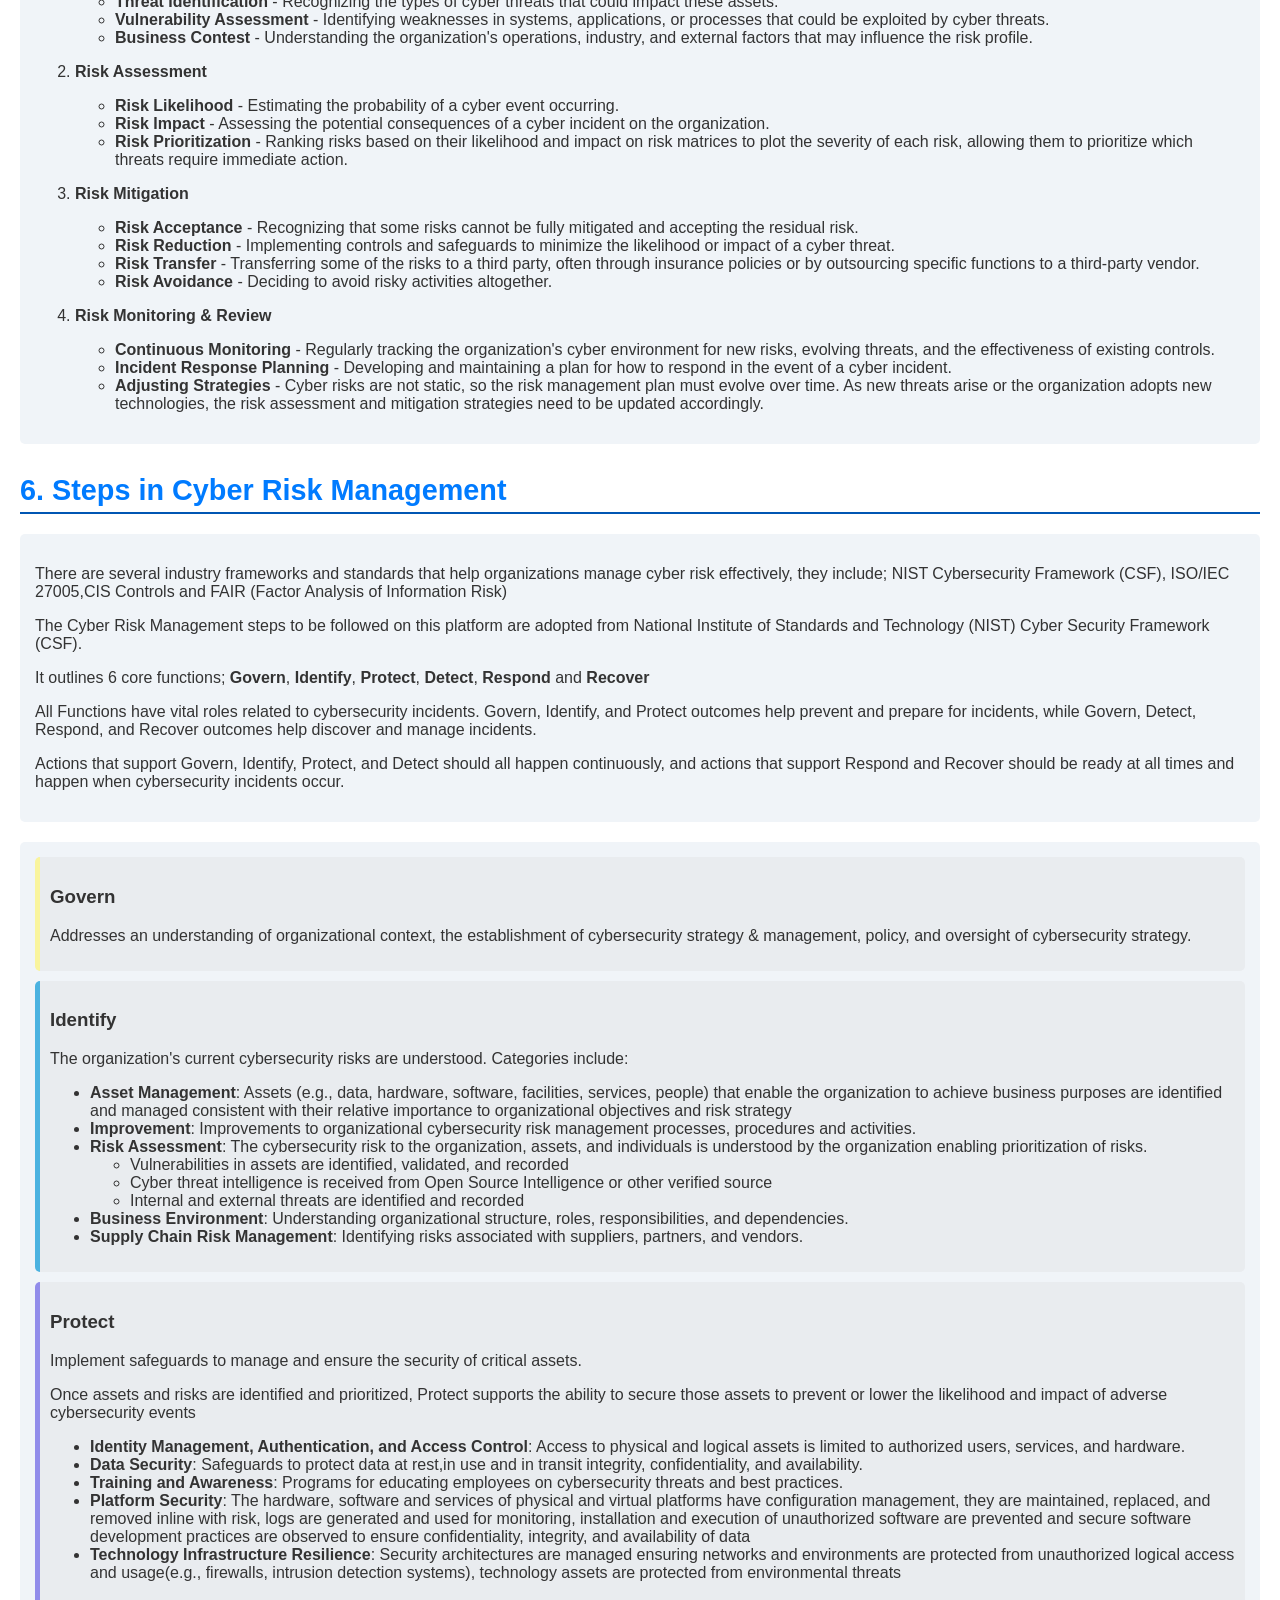
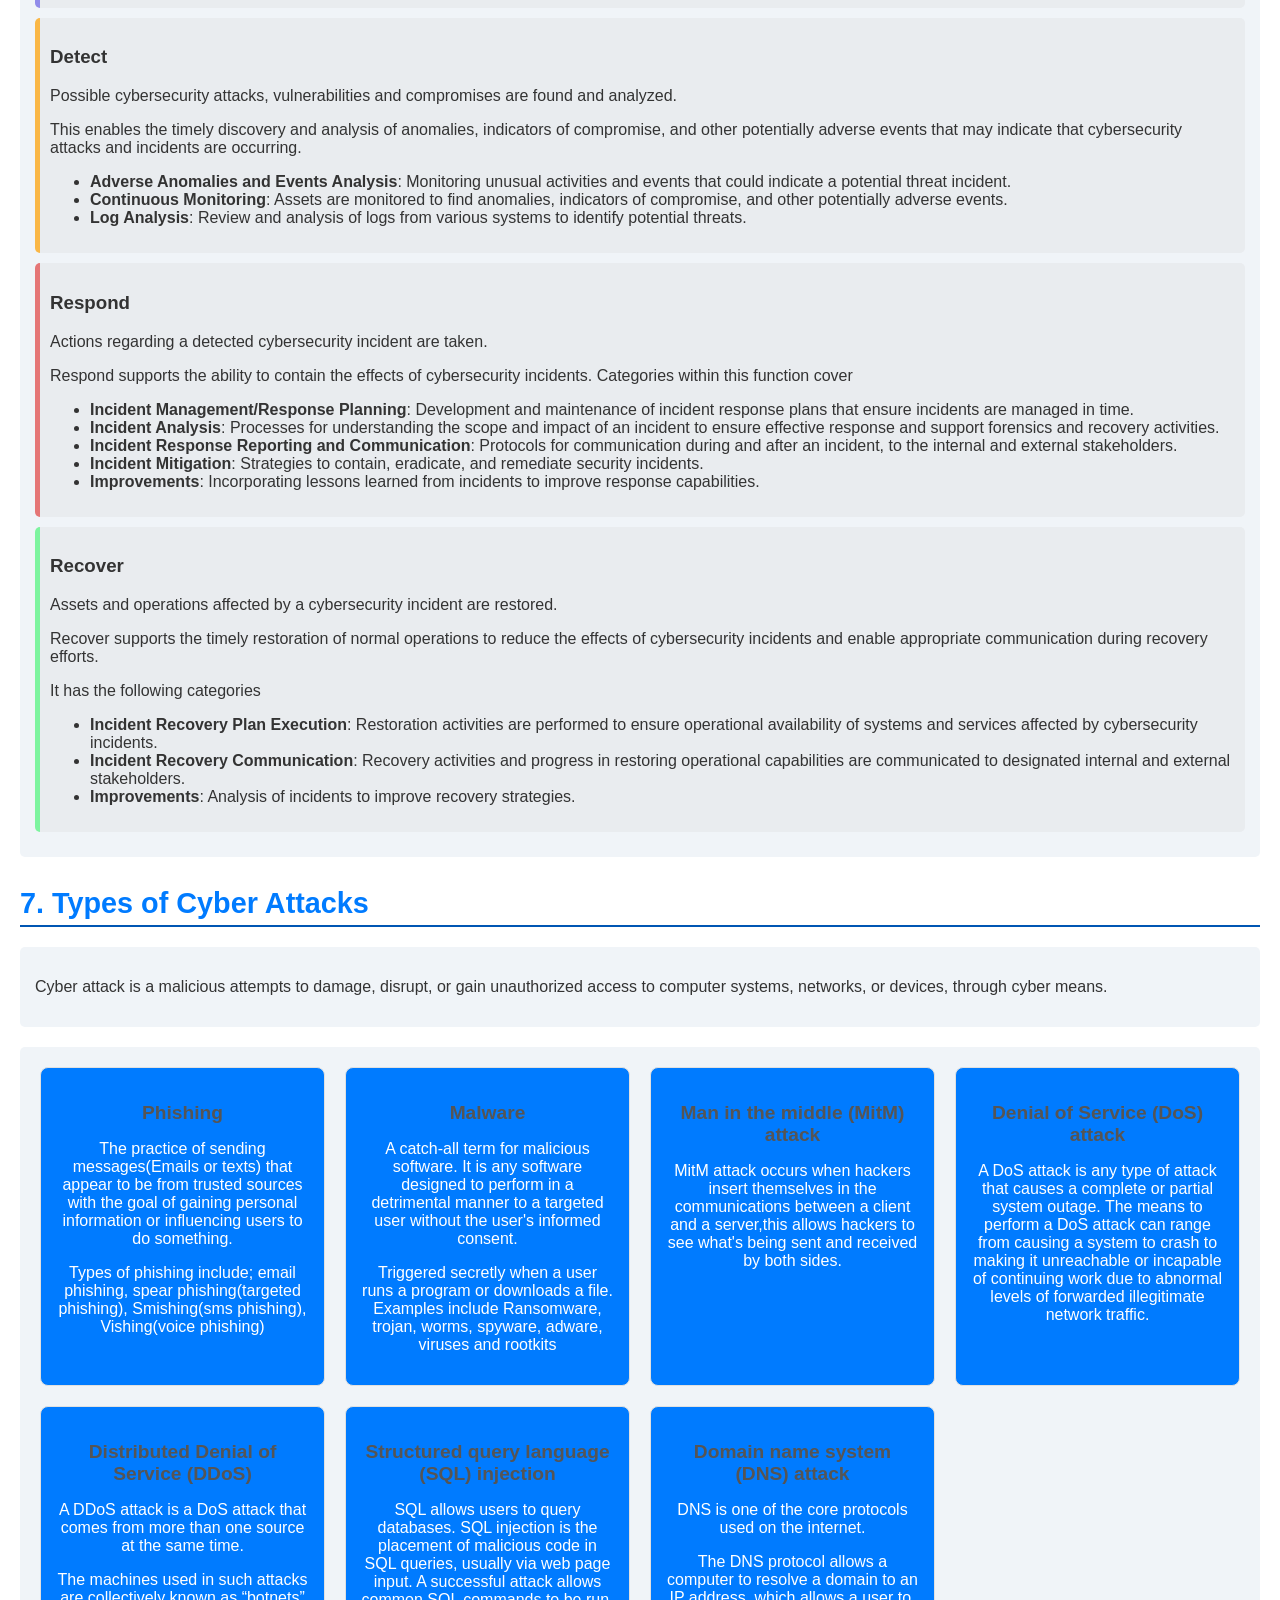
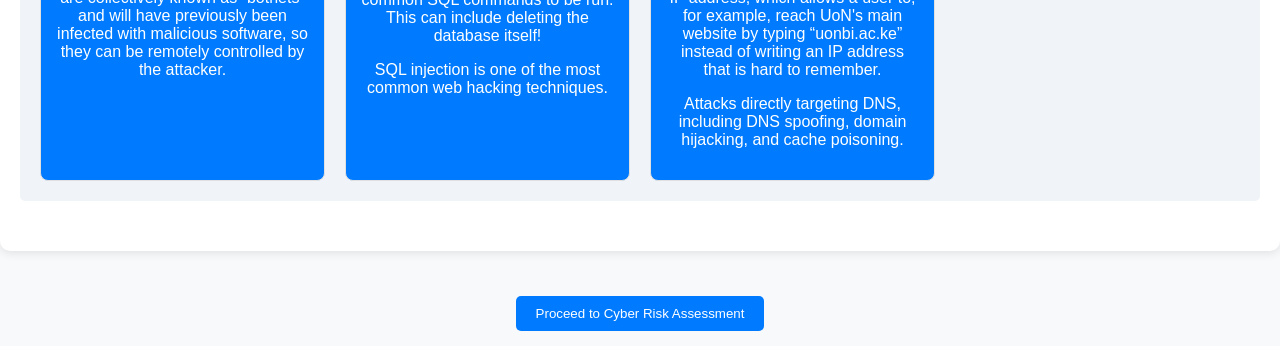
<file: html/learn.html>
<!DOCTYPE html>
<html lang="en">
<head>
    <meta charset="UTF-8">
    <meta name="viewport" content="width=device-width, initial-scale=1.0">
    <title>Cyber Risk Management - Learning Page</title>
    <link rel="shortcut icon" type="image/x-icon" href="../favicon.ico">
    <link rel="stylesheet" href="../css/notes.css">
</head>
<body>
    
        <!--Nav-->
        <nav id="header">
            <div class="container">
              <a class="logo" href="/Cyber-Risk-Assessment">CyberIQ</a>
              <button class="toggle-button" id="nav-toggle">
                <svg class="icon" xmlns="http://www.w3.org/2000/svg" viewBox="0 0 20 20" fill="currentColor" width="24" height="24">
                  <title>Menu</title>
                  <path d="M0 3h20v2H0V3zm0 6h20v2H0V9zm0 6h20v2H0v-2z" />
                </svg>
              </button>
              <div class="menu" id="nav-content">
                <ul>
                  <li><a href="learn">Learn</a></li>
                  <li><a href="survey">Assessment</a></li>
                  <li><a href="scenario">Scenarios</a></li>
                  <li><a href="tp">Table Top Exercise</a></li>
                </ul>
              </div>
            </div>
            <hr>
          </nav>
          
    <div class="learning-container">
        <header>
            <h1>Welcome to Cyber Risk Management Learning Page</h1>
            <p>Learn or refresh yourself with the basics of cyber security and cyber risk management before taking the assessment.</p>
        </header>

        <div class="content">
            <!-- Section -->
            <section class="content-section">
                <h2>1. Cyber Security?</h2>
                <div class="content-block">
                    <p>Let's start by thinking about what <b>cybersecurity</b> is and what we are trying to accomplish.</p>
                    <p>Most definitions of cybersecurity tend to focus on technology/digital element, but in the real world, most attacks typically have some digital elements as well as some human factors and occasionally a physical element too, so we should not just focus on digital elements because this limits our thought process and gives potential attackers greater flexibility.</p>
                    <p>To understand better we look at <b>Information Security</b> which focuses on the value of the information we are trying to protect rather than how we protect it. Below is a diagram to show that under information security are the physical elements and digital elements.</p>
                    <div class="visual-diagram">
                        <img src="../images/is.png" alt="..." />
                    </div>
                    <p>According to the <a href="https://csrc.nist.gov/glossary/term/information_security">National Institute of Standards and Technology (NIST)</a> information security is: "The protection of information and information systems from unauthorized access, use, disclosure, disruption, modification, or destruction in order to provide confidentiality, integrity, and availability."</p>
                    <p>With this we can define Cybersecurity as the practices, technologies, and strategies used to protect and recover computer systems, networks, devices, and data from cyber threats. Its primary goal is to safeguard digital assets from unauthorized access, theft, damage, or disruption.</p>
                    <p>There are three element of cybersecurity <b>People</b>, <b>Process</b> and <b>Technology</b> These are the areas where an attacker could attack and where organizations should focus cybersecurity efforts. We shall be focusing on the element People.</p>
                    <div class="highlight-box">
                        <strong>Elements of Cybersecurity</strong>
                        <ul>
                            <li><p><b>People:</b> People are the most important part of cybersecurity.First, people are the end users of digital systems and second, people are often those responsible for the design and maintenance of digital systems. Human action is by far the leading cause of cybersecurity incidents. Organizations must design secure systems with people in mind.</p></li>
                            <li><p><b>Process:</b> Most activities in organizations follow clearly defined set of steps. These steps/processes can aid cybersecurity by considering security at each step or hinder cybersecurity by being frustrating for the end user.</p></li>
                            <li>Good processes should have the following attributes; clear and as easy as possible, accessible or well known and consistent.</li>
                            <li><p><b>Technology:</b> All of the underlying infrastructure. e.g device encryption and anti-malware technologies</p></li>
                        </ul>
                    </div>
                </div>
            </section>
            <!-- Section -->
            <section class="content-section">
                <h2>2. Need for Risk Assessment?</h2>
                <div class="content-block">
                    <p>Organizations depend on information technology and <b>information systems</b> to successfully carry out their missions and business functions.</p>
                    <p>Information systems can include very diverse systems ranging from office networks, financial and personnel systems to specialized systems like, industrial/process control systems and weapons systems.</p>
                    <p>Information systems are therefore subject to serious <b>threats</b> that can have adverse effects on organizational operations and assets, individuals, other organizations, and the Nation by exploiting both known and unknown <b>vulnerabilities</b> to compromise the confidentiality, integrity, or availability of the information being processed, stored, or transmitted by those systems.</p>
                    <p>Therefore, it is of importance that leaders, managers and staff at all levels understand their responsibilities and are held accountable for managing <b>information security risk</b>.</p>
                    <div class="highlight-box">
                        <strong>Key terms definitions</strong>
                        <ul>
                            <li><p><b>Threat:</b> Any potential danger to information or systems.</p></li>
                            <li><p><b>Vulnerability:</b> A weakness that can be exploited by a threat.</p></li>
                            <li><p><b>Impact:</b> The consequences if a threat exploits a vulnerability.</p></li>
                            <li><p><b>Likelihood</b> Refers to the probability that a risk scenario/risk impact occurs</p></li>
                            <li><p><b>Information Systems:</b> A discrete set of information resources organized for the collection, processing, maintenance, use, sharing, dissemination of information</p></li>
                            <li><p><b>Risk:</b> The possibility of something happening with negative consequences.</p></li>
                            <li><p><b>Information security risk:</b> The risk associated with the operation and use of information systems that support the missions and business functions of their organizations.</p></li>
                        </ul>
                    </div>
                </div>
            </section>
            <!-- Section -->
            <section class="content-section">
                <h2>3. What is Cyber Risk?</h2>
                <div class="content-block">
                    <p>Cyber risk refers to the potential of loss or harm related to technical infrastructure or the use of technology. This can include breaches of data confidentiality, unauthorized access, damage to digital assets, or disruption of operations.</p>
                    <p>The components of a cyber risk are <b>Threat</b>, <b>Vulnerability</b>, and <b>Impact</b>.</p>
                    <p>All risks are not equally important. Risks that are more significant, are known as <b>high risks</b> and <b>low risks</b> to those of less significance. To get the value of a risk one will need to know the <b>consequences</b> and <b>likelihood</b></p>
                    <p><b>Risk appetite</b> is the level/value of risk an organization is willing to accept.</p>
                    <p><b>Risk Assessment</b> is the process of identifying, analyzing, and evaluating risks in order to determine the best way to manage them.</p>
                    <p>Once an organization has assessed all of its risks, the emphasis is then placed upon risk management, or response. There are four responses to a risk that can be taken <b>Accept</b>, <b>Reduce</b>, <b>Transfer</b> and <b>Reject</b>.</p>
                    <!-- <div class="content-block">
                        <div class="faq">
                            <div class="faq-item">
                                <h4>Accept</h4>
                                <p>The organization accepts the risk in its current form. This is a decision that will be made by a senior individual within the organization.</p>
                            </div>
                            <div class="faq-item">
                                <h4>Reduce</h4>
                                <p>The organization could decide a risk is too large to accept and aim to have it reduced in some fashion. This could either be through reducing the likelihood or consequence.</p>
                            </div>
                            <div class="faq-item">
                                <h4>Transfer</h4>
                                <p>The organization may want a third party to accept the risk, or part of it, instead of accepting it themselves.This is done via insurance.</p>
                            </div>
                            <div class="faq-item">
                                <h4>Reject</h4>
                                <p>The organization could decide a risk is too high and may withdraw from being affected by it. This will have significant business impacts such as shutting down sites or avoiding markets.</p>
                            </div>
                        </div>
                    </div> -->
                    
                    <div class="highlight-box">
                        <b>Key terms definitions</b>
                        <ul>
                            <li><p><b>Risk Value</b> = Consequence x Likelihood</p></li>
                            <li><p><b>Consequence:</b> The impact and associated damages</p></li>
                            <li><p><b>Likelihood</b> = Adversary capability x Adversary motivation x Vulnerability severity</p></li>
                            <li><p><b></b></p></li>
                        </ul>
                    </div>
                    <!-- <div class="highlight-box">
                        <strong>Key Terms:</strong>
                        <ul>
                            <li><strong>Threat:</strong> Any potential danger to information or systems.</li>
                            <li><strong>Vulnerability:</strong> A weakness that can be exploited by a threat.</li>
                            <li><strong>Impact:</strong> The consequences if a threat exploits a vulnerability.</li>
                        </ul>
                    </div> -->
                </div>
            </section>

            <!-- Section -->
            <section class="content-section">
                <h2>4. Why Cyber Risk Management is Important?</h2>
                <div class="content-block">
                    <p><b>Cyber Risk Management</b> also called <b>cybersecurity risk management</b>, is the process of identifying, prioritizing, managing and monitoring risks to information systems.</p>
                    <p>Cyber risk management has become a vital part of the broader enterprise risk management efforts. Companies across industries depend on information technology to carry out key business functions today, exposing them to cyber criminals, employee mistakes and other cybersecurity threats. These threats can knock critical systems offline or wreak havoc in other ways, leading to lost revenue, stolen data, long-term reputation damage and regulatory fines. </p>
                    <p>Cyber risk management is crucial because it helps organizations minimize these potential threats, ensure business continuity, and protect data assets. Effective risk management has shown to lead to fewer security incidents, less financial loss, and improved trust with stakeholders.</p>
                    <p>In a digital world, managing cyber risk is not just a necessity; it's an obligation for every responsible business.</p>
                    <div class="quote-box">
                        <blockquote>
                            Cybersecurity risks  scenarios cannot be totally eliminated, but cyber risk management programs can help reduce the impact and likelihood of threat scenarios.
                        </blockquote>
                    </div>
                </div>
            </section>

            <!-- Section -->
            <section class="content-section">
                <h2>5. Key Components of Cyber Risk Management</h2>
                <div class="content-block">
                    <ol>
                        <p><li><b>Risk Identification</b></li></p>
                        <ul>
                            <li><b>Asset Inventory</b> - Identifying the critical assets that need protection e.g., hardwares, softwares , data and networks.</li>
                            <li><b>Threat Identification</b> - Recognizing the types of cyber threats that could impact these assets.</li>
                            <li><b>Vulnerability Assessment</b> - Identifying weaknesses in systems, applications, or processes that could be exploited by cyber threats.</li>
                            <li><b>Business Contest</b> - Understanding the organization's operations, industry, and external factors that may influence the risk profile.</li>
                        </ul>
                        <p><li><b>Risk Assessment</b></li></p>
                        <ul>
                            <li><b>Risk Likelihood</b> - Estimating the probability of a cyber event occurring.</li>
                            <li><b>Risk Impact</b> - Assessing the potential consequences of a cyber incident on the organization.</li>
                            <li><b>Risk Prioritization</b> - Ranking risks based on their likelihood and impact on risk matrices to plot the severity of each risk, allowing them to prioritize which threats require immediate action.</li>
                        </ul>
                        <p><li><b>Risk Mitigation</b></li></p>
                        <ul>
                            <li><b>Risk Acceptance</b> - Recognizing that some risks cannot be fully mitigated and accepting the residual risk.</li>
                            <li><b>Risk Reduction</b> - Implementing controls and safeguards to minimize the likelihood or impact of a cyber threat.</li>
                            <li><b>Risk Transfer</b> - Transferring some of the risks to a third party, often through insurance policies or by outsourcing specific functions to a third-party vendor.</li>
                            <li><b>Risk Avoidance</b> - Deciding to avoid risky activities altogether.</li>
                        </ul>
                        <p><li><b>Risk Monitoring & Review</b></li></p>
                        <ul>
                            <li><b>Continuous Monitoring</b> - Regularly tracking the organization's cyber environment for new risks, evolving threats, and the effectiveness of existing controls.</li>
                            <li><b>Incident Response Planning</b> - Developing and maintaining a plan for how to respond in the event of a cyber incident.</li>
                            <li><b>Adjusting Strategies</b> - Cyber risks are not static, so the risk management plan must evolve over time. As new threats arise or the organization adopts new technologies, the risk assessment and mitigation strategies need to be updated accordingly.</li>
                        </ul>
                    </ol>
                </div>
            </section>

            <!-- Section -->
            <section class="content-section">
                <h2>6. Steps in Cyber Risk Management</h2>
                <div class="content-block">
                    <p>There are several industry frameworks and standards that help organizations manage cyber risk effectively, they include; NIST Cybersecurity Framework (CSF), ISO/IEC 27005,CIS Controls and FAIR (Factor Analysis of Information Risk)</p>
                    <p>The Cyber Risk Management steps to be followed on this platform are adopted from National Institute of Standards and Technology (NIST) Cyber Security Framework (CSF).</p>
                    <p>It outlines 6 core functions; <b>Govern</b>, <b>Identify</b>, <b>Protect</b>, <b>Detect</b>, <b>Respond</b> and <b>Recover</b></p>
                    <p>All Functions have vital roles related to cybersecurity incidents. Govern, Identify, and Protect outcomes help prevent and prepare for incidents, while Govern, Detect, Respond, and Recover outcomes help discover and manage incidents.</p>
                    <p>Actions that support Govern, Identify, Protect, and Detect should all happen continuously, and actions that support Respond and Recover should be ready at all times and happen when cybersecurity incidents occur.</p>
                </div>
                <div class="content-block tips-grid">
                    <div class="tip-item0">
                        <h3>Govern</h3>
                        <p>Addresses an understanding of organizational context, the establishment of cybersecurity strategy & management, policy, and oversight of cybersecurity strategy.</p>
                    </div>
                    <div class="tip-item1">
                        <h3>Identify</h3>
                        <p>The organization's current cybersecurity risks are understood. Categories include:</p>
                        <ul>
                            <li><b>Asset Management</b>: Assets (e.g., data, hardware, software, facilities, services, people) that enable the organization to achieve business purposes are identified and managed consistent with their relative importance to organizational objectives and risk strategy</li>
                            <li><b>Improvement</b>: Improvements to organizational cybersecurity risk management processes, procedures and activities.</li>
                            <li><b>Risk Assessment</b>: The cybersecurity risk to the organization, assets, and individuals is understood by the organization enabling prioritization of risks.</li>
                            <ul>
                                <li>Vulnerabilities in assets are identified, validated, and recorded</li>
                                <li>Cyber threat intelligence is received from Open Source Intelligence or other verified source</li>
                                <li>Internal and external threats are identified and recorded</li>
                            </ul>
                            <li><b>Business Environment</b>: Understanding organizational structure, roles, responsibilities, and dependencies.</li>
                            <li><b>Supply Chain Risk Management</b>: Identifying risks associated with suppliers, partners, and vendors.</li>
                        </ul>
                    </div>
                    <div class="tip-item2">
                        <h3>Protect</h3>
                        <p>Implement safeguards to manage and ensure the security of critical assets.</p>
                        <p>Once assets and risks are identified and prioritized, Protect supports the ability to secure those assets to prevent or lower the likelihood and impact of adverse cybersecurity events</p>
                        <ul>
                            <li><b>Identity Management, Authentication, and Access Control</b>: Access to physical and logical assets is limited to authorized users, services, and hardware.</li>
                            <li><b>Data Security</b>: Safeguards to protect data at rest,in use and in transit integrity, confidentiality, and availability.</li>
                            <li><b>Training and Awareness</b>: Programs for educating employees on cybersecurity threats and best practices.</li>
                            <li><b>Platform Security</b>: The hardware, software and services of physical and virtual platforms have configuration management, they are maintained, replaced, and removed inline with risk, logs are generated and used for monitoring, installation and execution of unauthorized software are prevented and secure software development practices are observed to ensure confidentiality, integrity, and availability of data</li>
                            <li><b>Technology Infrastructure Resilience</b>: Security architectures are managed ensuring networks and environments are protected from unauthorized logical access and usage(e.g., firewalls, intrusion detection systems), technology assets are protected from environmental threats</li>
                        </ul>
                    </div>
                    <div class="tip-item3">
                        <h3>Detect</h3>
                        <p>Possible cybersecurity attacks, vulnerabilities and compromises are found and analyzed.</p>
                        <p>This enables the timely discovery and analysis of anomalies, indicators of compromise, and other potentially adverse events that may indicate that cybersecurity attacks and incidents are occurring.</p>
                        <ul>
                            <li><b>Adverse Anomalies and Events Analysis</b>: Monitoring unusual activities and events that could indicate a potential threat incident.</li>
                            <li><b>Continuous Monitoring</b>: Assets are monitored to find anomalies, indicators of compromise, and other potentially adverse events.</li>
                            <li><b>Log Analysis</b>: Review and analysis of logs from various systems to identify potential threats.</li>
                        </ul>
                    </div>
                    <div class="tip-item4">
                        <h3>Respond</h3>
                        <p>Actions regarding a detected cybersecurity incident are taken.</p>
                        <p>Respond supports the ability to contain the effects of cybersecurity incidents. Categories within this function cover</p>
                        <ul>
                            <li><b>Incident Management/Response Planning</b>: Development and maintenance of incident response plans that ensure incidents are managed in time.</li>
                            <li><b>Incident Analysis</b>: Processes for understanding the scope and impact of an incident to ensure effective response and support forensics and recovery activities.</li>
                            <li><b>Incident Response Reporting and Communication</b>: Protocols for communication during and after an incident, to the internal and external stakeholders.</li>
                            <li><b>Incident Mitigation</b>: Strategies to contain, eradicate, and remediate security incidents.</li>
                            <li><b>Improvements</b>: Incorporating lessons learned from incidents to improve response capabilities.</li>
                        </ul>
                    </div>
                    <div class="tip-item5">
                        <h3>Recover</h3>
                        <p>Assets and operations affected by a cybersecurity incident are restored.</p>
                        <p>Recover supports the timely restoration of normal operations to reduce the effects of cybersecurity incidents and enable appropriate communication during recovery efforts.</p>
                        <p>It has the following categories</p>
                        <ul>
                            <li><b>Incident Recovery Plan Execution</b>: Restoration activities are performed to ensure operational availability of systems and services affected by cybersecurity incidents.</li>
                            <li><b>Incident Recovery Communication</b>: Recovery activities and progress in restoring operational capabilities are communicated to designated internal and external stakeholders.</li>
                            <li><b>Improvements</b>: Analysis of incidents to improve recovery strategies.</li>
                        </ul>

                    </div>
                </div>
                <!-- <div class="content-block timeline">
                    <div class="timeline-item">
                        <h3>Identify</h3>
                        <p>Determine and categorize assets, data, and systems that need protection.</p>
                    </div>
                    <div class="timeline-item">
                        <h3>Protect</h3>
                        <p>Implement safeguards to ensure the security of critical assets.</p>
                    </div>
                    <div class="timeline-item">
                        <h3>Detect</h3>
                        <p>Develop methods to identify the occurrence of cyber incidents.</p>
                    </div>
                    <div class="timeline-item">
                        <h3>Respond</h3>
                        <p>Outline the procedures to manage and mitigate the impact of incidents.</p>
                    </div>
                    <div class="timeline-item">
                        <h3>Recover</h3>
                        <p>Restore capabilities or services that were affected by a cybersecurity event.</p>
                    </div>
                </div> -->
            </section>

            <!-- Section -->
            <section class="content-section">
                <h2>7. Types of Cyber Attacks</h2>
                <div class="content-block">
                    <p>Cyber attack is a malicious attempts to damage, disrupt, or gain unauthorized access to computer systems, networks, or devices, through cyber means.</p>
                </div>
                <div class="content-block grid-layout">
                    <div class="card">
                        <h3 class="content-header">Phishing</h3>
                        <p>The practice of sending messages(Emails or texts) that appear to be from trusted sources with the goal of gaining personal information or influencing users to do something.</p>
                        <p>Types of phishing include; email phishing, spear phishing(targeted phishing), Smishing(sms phishing), Vishing(voice phishing)</p>
                    </div>
                    <div class="card">
                        <h3 class="content-header">Malware</h3>
                        <p>A catch-all term for malicious software. It is any software designed to perform in a detrimental manner to a targeted user without the user's informed consent.</p>
                        <p>Triggered secretly when a user runs a program or downloads a file. Examples include Ransomware, trojan, worms, spyware, adware, viruses and rootkits</p>
                    </div>
                    <div class="card">
                        <h3 class="content-header">Man in the middle (MitM) attack</h3>
                        <p>MitM attack occurs when hackers insert themselves in the communications between a client and a server,this allows hackers to see what's being sent and received by both sides.</p>
                    </div>
                    <div class="card">
                        <h3 class="content-header">Denial of Service (DoS) attack</h3>
                        <p>A DoS attack is any type of attack that causes a complete or partial system outage. The means to perform a DoS attack can range from causing a system to crash to making it unreachable or incapable of continuing work due to abnormal levels of forwarded illegitimate network traffic.</p>
                    </div>
                    <div class="card">
                        <h3 class="content-header">Distributed Denial of Service (DDoS)</h3>
                        <p>A DDoS attack is a DoS attack that comes from more than one source at the same time.</p>
                        <p>The machines used in such attacks are collectively known as “botnets” and will have previously been infected with malicious software, so they can be remotely controlled by the attacker.</p>
                    </div>
                    <div class="card">
                        <h3 class="content-header">Structured query language (SQL) injection</h3>
                        <p>SQL allows users to query databases. SQL injection is the placement of malicious code in SQL queries, usually via web page input. A successful attack allows common SQL commands to be run. This can include deleting the database itself!</p>
                        <p>SQL injection is one of the most common web hacking techniques.</p>
                    </div>
                    <div class="card">
                        <h3 class="content-header">Domain name system (DNS) attack</h3>
                        <p>DNS is one of the core protocols used on the internet.</p>
                        <p>The DNS protocol allows a computer to resolve a domain to an IP address, which allows a user to, for example, reach UoN's main website by typing “uonbi.ac.ke” instead of writing an IP address that is hard to remember.</p> 
                        <p>Attacks directly targeting DNS, including DNS spoofing, domain hijacking, and cache poisoning.</p>
                    </div>
                </div>
            </section>

            <!-- Section -->
            <!-- <section class="content-section">
                <h2>5. Key Terminologies in Risk Assessment</h2>
                <div class="content-block">
                    <div class="faq">
                        <div class="faq-item">
                            <h4>What is a Risk Assessment?</h4>
                            <p>A risk assessment is the process of identifying, analyzing, and evaluating risks in order to determine the best way to manage them.</p>
                        </div>
                        <div class="faq-item">
                            <h4>What is Risk Mitigation?</h4>
                            <p>Risk mitigation involves strategies and processes to minimize or eliminate risks.</p>
                        </div>
                        <div class="faq-item">
                            <h4>What is a Threat Vector?</h4>
                            <p>A threat vector is the method or path that an attacker uses to access a network or device.</p>
                        </div>
                    </div>
                </div>
            </section> -->

            <!-- Section -->
            <!-- <section class="content-section">
                <h2>8. CyberSecurity Risk Scenarios</h2>
                <div class="content-block">
                    <p>Risk scenarios are specific events/situations that describe potential security threats. These scenarios help in understanding what could go wrong and the impact it might have. Here are common risk scenarios in cybersecurity</p>
                </div>
                <div class="content-block tips-grid">
                    <div class="tip-item">
                        <h3>Tip 1</h3>
                        <p>Conduct regular vulnerability assessments to identify weaknesses.</p>
                    </div>
                    <div class="tip-item">
                        <h3>Tip 2</h3>
                        <p>Train employees on cybersecurity best practices and how to identify potential threats.</p>
                    </div>
                    <div class="tip-item">
                        <h3>Tip 3</h3>
                        <p>Keep all software and systems up to date with the latest patches and updates.</p>
                    </div>
                    <div class="tip-item">
                        <h3>Tip 4</h3>
                        <p>Implement multi-factor authentication to add an additional layer of security.</p>
                    </div>
                </div>
            </section> -->
        </div>

        <!-- Footer -->
        <footer class="learning-footer">
            <button onclick="window.location.href='/Cyber-Risk-Assessment/html/survey'">Proceed to Cyber Risk Assessment</button>
        </footer>
    </div>
    <script src="../js/notes.js"></script>
</body>
</html>
</file>
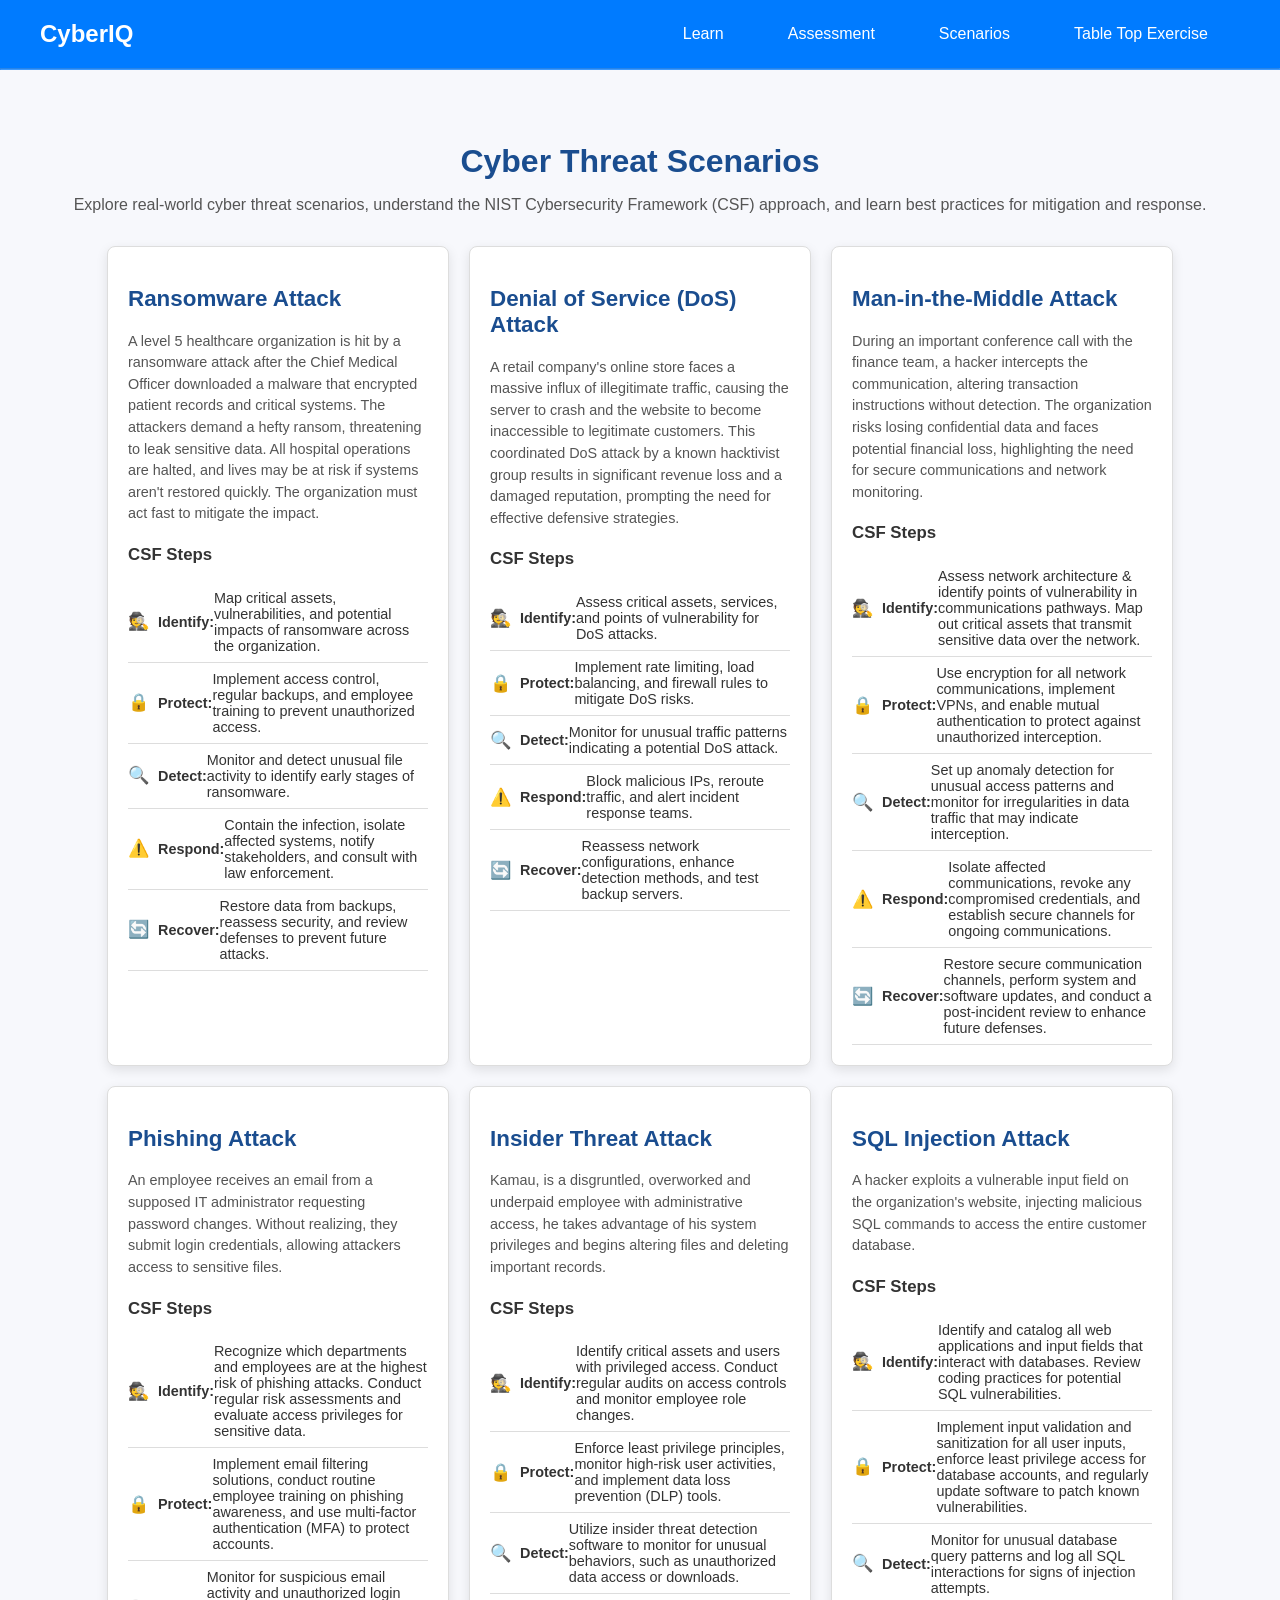
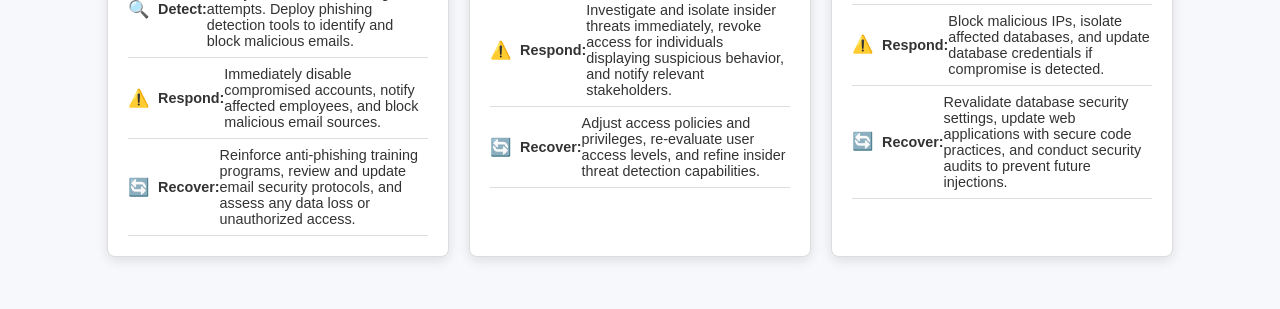
<file: html/scenario.html>
<!DOCTYPE html>
<html lang="en">
<head>
    <meta charset="UTF-8">
    <meta name="viewport" content="width=device-width, initial-scale=1.0">
    <title>Cyber Threat Scenarios & CSF Framework</title>
    <link rel="shortcut icon" type="image/x-icon" href="../favicon.ico">
    <link rel="stylesheet" href="../css/scen.css">
</head>
<body>
    <!--Nav-->
    <nav id="header">
        <div id="container">
          <a class="logo" href="/Cyber-Risk-Assessment">CyberIQ</a>
          <button class="toggle-button" id="nav-toggle">
            <svg class="icon" xmlns="http://www.w3.org/2000/svg" viewBox="0 0 20 20" fill="currentColor" width="24" height="24">
              <title>Menu</title>
              <path d="M0 3h20v2H0V3zm0 6h20v2H0V9zm0 6h20v2H0v-2z" />
            </svg>
          </button>
          <div class="menu" id="nav-content">
            <ul>
              <li><a href="learn">Learn</a></li>
              <li><a href="survey">Assessment</a></li>
              <li><a href="scenario">Scenarios</a></li>
              <li><a href="tp">Table Top Exercise</a></li>
            </ul>
          </div>
        </div>
        <hr>
      </nav>

<div class="container">
    <h1>Cyber Threat Scenarios</h1>
    <p>Explore real-world cyber threat scenarios, understand the NIST Cybersecurity Framework (CSF) approach, and learn best practices for mitigation and response.</p>

    <div class="scenarios-grid">
        
        <!-- Scenario Card -->
        <div class="scenario-card">
            <h2>Ransomware Attack</h2>
            <p class="scenario-description">A level 5 healthcare organization is hit by a ransomware attack after the Chief Medical Officer downloaded a malware that encrypted patient records and critical systems. The attackers demand a hefty ransom, threatening to leak sensitive data. All hospital operations are halted, and lives may be at risk if systems aren't restored quickly. The organization must act fast to mitigate the impact.</p>
            <div id="ransomwareDetails" class="scenario-details hidden">
                <h3>CSF Steps</h3>
                <div class="step"><span class="step-icon">🕵️</span><b>Identify:</b> Map critical assets, vulnerabilities, and potential impacts of ransomware across the organization.</div>
                <div class="step"><span class="step-icon">🔒</span><b>Protect:</b> Implement access control, regular backups, and employee training to prevent unauthorized access.</div>
                <div class="step"><span class="step-icon">🔍</span><b>Detect:</b> Monitor and detect unusual file activity to identify early stages of ransomware.</div>
                <div class="step"><span class="step-icon">⚠️</span><b>Respond:</b> Contain the infection, isolate affected systems, notify stakeholders, and consult with law enforcement.</div>
                <div class="step"><span class="step-icon">🔄</span><b>Recover:</b> Restore data from backups, reassess security, and review defenses to prevent future attacks.</div>
            </div>
        </div>

        <div class="scenario-card">
            <h2>Denial of Service (DoS) Attack</h2>
            <p class="scenario-description">A retail company's online store faces a massive influx of illegitimate traffic, causing the server to crash and the website to become inaccessible to legitimate customers. This coordinated DoS attack by a known hacktivist group results in significant revenue loss and a damaged reputation, prompting the need for effective defensive strategies.</p>
            <div id="dosDetails" class="scenario-details hidden">
                <h3>CSF Steps</h3>
                <div class="step"><span class="step-icon">🕵️</span><b>Identify:</b> Assess critical assets, services, and points of vulnerability for DoS attacks.</div>
                <div class="step"><span class="step-icon">🔒</span><b>Protect:</b> Implement rate limiting, load balancing, and firewall rules to mitigate DoS risks.</div>
                <div class="step"><span class="step-icon">🔍</span><b>Detect:</b> Monitor for unusual traffic patterns indicating a potential DoS attack.</div>
                <div class="step"><span class="step-icon">⚠️</span><b>Respond:</b> Block malicious IPs, reroute traffic, and alert incident response teams.</div>
                <div class="step"><span class="step-icon">🔄</span><b>Recover:</b> Reassess network configurations, enhance detection methods, and test backup servers.</div>
            </div>
        </div>

        <div class="scenario-card">
            <h2>Man-in-the-Middle Attack</h2>
            <p class="scenario-description">During an important conference call with the finance team, a hacker intercepts the communication, altering transaction instructions without detection. The organization risks losing confidential data and faces potential financial loss, highlighting the need for secure communications and network monitoring.</p>
            <div id="mitmDetails" class="scenario-details hidden">
                <h3>CSF Steps</h3>
                <div class="step"><span class="step-icon">🕵️</span><b>Identify:</b>  Assess network architecture & identify points of vulnerability in communications pathways. Map out critical assets that transmit sensitive data over the network.</div>
                <div class="step"><span class="step-icon">🔒</span><b>Protect:</b> Use encryption for all network communications, implement VPNs, and enable mutual authentication to protect against unauthorized interception.</div>
                <div class="step"><span class="step-icon">🔍</span><b>Detect:</b> Set up anomaly detection for unusual access patterns and monitor for irregularities in data traffic that may indicate interception.</div>
                <div class="step"><span class="step-icon">⚠️</span><b>Respond:</b> Isolate affected communications, revoke any compromised credentials, and establish secure channels for ongoing communications.</div>
                <div class="step"><span class="step-icon">🔄</span><b>Recover:</b> Restore secure communication channels, perform system and software updates, and conduct a post-incident review to enhance future defenses.</div>
            </div>
        </div>

        <div class="scenario-card">
            <h2>Phishing Attack</h2>
            <p class="scenario-description">An employee receives an email from a supposed IT administrator requesting password changes. Without realizing, they submit login credentials, allowing attackers access to sensitive files.</p>
            <div id="mitmDetails" class="scenario-details hidden">
                <h3>CSF Steps</h3>
                <div class="step"><span class="step-icon">🕵️</span><b>Identify:</b> Recognize which departments and employees are at the highest risk of phishing attacks. Conduct regular risk assessments and evaluate access privileges for sensitive data.</div>
                <div class="step"><span class="step-icon">🔒</span><b>Protect:</b> Implement email filtering solutions, conduct routine employee training on phishing awareness, and use multi-factor authentication (MFA) to protect accounts.</div>
                <div class="step"><span class="step-icon">🔍</span><b>Detect:</b> Monitor for suspicious email activity and unauthorized login attempts. Deploy phishing detection tools to identify and block malicious emails.</div>
                <div class="step"><span class="step-icon">⚠️</span><b>Respond:</b> Immediately disable compromised accounts, notify affected employees, and block malicious email sources.</div>
                <div class="step"><span class="step-icon">🔄</span><b>Recover:</b> Reinforce anti-phishing training programs, review and update email security protocols, and assess any data loss or unauthorized access.</div>
            </div>
        </div>

        <div class="scenario-card">
            <h2>Insider Threat Attack</h2>
            <p class="scenario-description">Kamau, is a disgruntled, overworked and underpaid employee with administrative access, he takes advantage of his system privileges and begins altering files and deleting important records.</p>
            <div id="mitmDetails" class="scenario-details hidden">
                <h3>CSF Steps</h3>
                <div class="step"><span class="step-icon">🕵️</span><b>Identify:</b> Identify critical assets and users with privileged access. Conduct regular audits on access controls and monitor employee role changes.</div>
                <div class="step"><span class="step-icon">🔒</span><b>Protect:</b> Enforce least privilege principles, monitor high-risk user activities, and implement data loss prevention (DLP) tools.</div>
                <div class="step"><span class="step-icon">🔍</span><b>Detect:</b> Utilize insider threat detection software to monitor for unusual behaviors, such as unauthorized data access or downloads.</div>
                <div class="step"><span class="step-icon">⚠️</span><b>Respond:</b> Investigate and isolate insider threats immediately, revoke access for individuals displaying suspicious behavior, and notify relevant stakeholders.</div>
                <div class="step"><span class="step-icon">🔄</span><b>Recover:</b> Adjust access policies and privileges, re-evaluate user access levels, and refine insider threat detection capabilities.</div>
            </div>
        </div>

        <div class="scenario-card">
            <h2>SQL Injection Attack</h2>
            <p class="scenario-description">A hacker exploits a vulnerable input field on the organization's website, injecting malicious SQL commands to access the entire customer database.</p>
            <div id="mitmDetails" class="scenario-details hidden">
                <h3>CSF Steps</h3>
                <div class="step"><span class="step-icon">🕵️</span><b>Identify:</b> Identify and catalog all web applications and input fields that interact with databases. Review coding practices for potential SQL vulnerabilities.</div>
                <div class="step"><span class="step-icon">🔒</span><b>Protect:</b> Implement input validation and sanitization for all user inputs, enforce least privilege access for database accounts, and regularly update software to patch known vulnerabilities.</div>
                <div class="step"><span class="step-icon">🔍</span><b>Detect:</b> Monitor for unusual database query patterns and log all SQL interactions for signs of injection attempts.</div>
                <div class="step"><span class="step-icon">⚠️</span><b>Respond:</b>  Block malicious IPs, isolate affected databases, and update database credentials if compromise is detected.</div>
                <div class="step"><span class="step-icon">🔄</span><b>Recover:</b> Revalidate database security settings, update web applications with secure code practices, and conduct security audits to prevent future injections.</div>
            </div>
        </div>

    </div>
</div>

<script src="../js/notes.js"></script>
</body>
</html>
</file>
<file: notes.css>
body {
    font-family: 'Roboto', Arial, sans-serif;
    margin: 0;
    padding: 0;
    background-color: #f8f9fa;
    color: #333;
}

.container {
    max-width: 1200px;
    margin: 0 auto;
    display: flex;
    flex-wrap: wrap;
    align-items: center;
    justify-content: space-between;
    padding: 20px;
}


header {
    background-color: #007bff;
    color: #fff;
    padding: 20px;
    text-align: center;
    border-radius: 5px;
    margin-bottom: 20px;
}

.content {
    padding: 20px;
    background-color: #fff;
    border-radius: 10px;
    box-shadow: 0 2px 10px rgba(0, 0, 0, 0.1);
    margin-bottom: 30px;
}

.content-section {
    margin-bottom: 30px;
}

.content-section h2 {
    color: #007bff;
    font-size: 1.8rem;
    border-bottom: 2px solid #0056b3;
    margin-bottom: 20px;
    padding-bottom: 5px;
}

.content-block {
    background-color: #f0f4f8;
    padding: 15px;
    border-radius: 5px;
    margin-bottom: 20px;
}

.highlight-box, .quote-box, .faq, .tips-grid {
    margin: 20px 0;
}

.highlight-box {
    background-color: #e8f4fd;
    padding: 15px;
    border-left: 5px solid #0056b3;
    border-radius: 5px;
    margin-top: 15px;
}

.quote-box {
    font-style: italic;
    color: #555;
    background-color: #f9f9f9;
    padding: 15px;
    border-left: 5px solid #ffc107;
}

.grid-layout {
    display: grid;
    grid-template-columns: repeat(auto-fit, minmax(250px, 1fr));
    gap: 20px;
    padding: 20px;
}

.card {
    background-color: #007bff;
    border: 1px solid #e0e0e0;
    color: #fff;
    padding: 15px;
    border-radius: 8px;
    text-align: center;
}

.card:hover {
    transform: translateY(-3px);
    box-shadow: 0 4px 8px rgba(0,0,0,0.15);
}

.content-header {
    text-align: center;
    font-size: 1.2rem;
    font-weight: 600;
    margin-bottom: 10px;
    color: #555;
}

.timeline {
    border-left: 2px solid #007bff;
    padding-left: 15px;
}

.timeline-item {
    margin-bottom: 20px;
    position: relative;
}

.timeline-item::before {
    content: "";
    width: 10px;
    height: 10px;
    background-color: #007bff;
    border-radius: 50%;
    position: absolute;
    left: -6px;
    top: 5px;
}

.faq-item h4 {
    cursor: pointer;
    background-color: #007bff;
    color: #fff;
    padding: 10px;
    margin: 5px 0;
    border-radius: 5px;
}

.faq-item p {
    display: none;
    padding: 10px;
    margin: 0;
    background-color: #f0f4f8;
}

.tip-item {
    background-color: #e9ecef;
    padding: 10px;
    border-left: 5px solid #007bff;
    margin-bottom: 10px;
    border-radius: 5px;
}

.tip-item0 {
    background-color: #e9ecef;
    padding: 10px;
    border-left: 5px solid #f9f49d;
    margin-bottom: 10px;
    border-radius: 5px;
}

.tip-item1 {
    background-color: #e9ecef;
    padding: 10px;
    border-left: 5px solid #4bb2e0;
    margin-bottom: 10px;
    border-radius: 5px;
}

.tip-item2 {
    background-color: #e9ecef;
    padding: 10px;
    border-left: 5px solid #918cea;
    margin-bottom: 10px;
    border-radius: 5px;
}

.tip-item3 {
    background-color: #e9ecef;
    padding: 10px;
    border-left: 5px solid #fab746;
    margin-bottom: 10px;
    border-radius: 5px;
}

.tip-item4 {
    background-color: #e9ecef;
    padding: 10px;
    border-left: 5px solid #e57676;
    margin-bottom: 10px;
    border-radius: 5px;
}

.tip-item5 {
    background-color: #e9ecef;
    padding: 10px;
    border-left: 5px solid #7df49f;
    margin-bottom: 10px;
    border-radius: 5px;
}

.learning-footer {
    text-align: center;
    margin-top: 20px;
    padding: 15px;
}

.learning-footer button {
    background-color: #007bff;
    color: #fff;
    border: none;
    padding: 10px 20px;
    cursor: pointer;
    border-radius: 5px;
    transition: background-color 0.3s ease;
}

.learning-footer button:hover {
    background-color: #0056b3;
}

.visual-diagram {
    text-align: center;
    margin: 20px 0;
}

.visual-diagram img {
    max-width: 30%;
    height: auto;
    border: 2px solid #007bff;
    border-radius: 8px;
    box-shadow: 0 4px 8px rgba(0, 0, 0, 0.1);
}

.table-container {
    margin: 20px 0;
    width: 100%;
    overflow-x: auto;
}

/* Style for the findings table */
#findingsTable {
    width: 100%;
    border-collapse: collapse;
    font-family: Arial, sans-serif;
    margin-top: 20px;
}

/* Table headers */
#findingsTable th, #findingsTable td {
    padding: 12px;
    border: 1px solid #ddd;
    text-align: center;
}

#findingsTable th {
    background-color: #007bff;
    color: white;
    text-transform: uppercase;
}

/* Table body rows */
#findingsTable td {
    background-color: #f9f9f9;
    color: #333;
}

/* Alternating row colors */
#findingsTable tr:nth-child(even) {
    background-color: #f2f2f2;
}

/* Hover effect for rows */
#findingsTable tr:hover {
    background-color: #f1f1f1;
}

#header {
    position: static;
    width: 100%;
    top: 0;
    z-index: 30;
    background-color: #007bff;
    color: white;
    
  }

  hr {
    margin: 0px; 
    border-bottom-width: 1px; 
    border-color: rgb(243,244,246); 
    padding: 0px;  
    opacity: 0.25;
  }
  

  .logo {
    font-size: 1.5rem;
    font-weight: bold;
    text-decoration: none;
    color: white;
  }

  .toggle-button {
    display: none;
    background: none;
    border: none;
    padding: 0.5rem;
    cursor: pointer;
    transition: transform 0.3s ease-in-out;
  }

  .toggle-button:hover {
    transform: scale(1.05);
  }

  .menu {
    display: none;
    flex-direction: column;
    background-color: white;
    color: black;
    width: 100%;
    padding: 1rem;
    z-index: 20;
  }

  .menu.visible {
    display: flex;
  }

  .menu ul {
    list-style: none;
    margin: 0;
    padding: 0;
    display: flex;
    flex-direction: column;
    align-items: flex-start;
  }

  .menu li {
    margin: 0.5rem 0;
  }

  .menu a {
    text-decoration: none;
    color: white;
    padding: 0.5rem 1rem;
    transition: color 0.3s ease;
  }

  .menu a:hover {
    color: black;
  }

  @media (min-width: 1024px) {
    .toggle-button {
      display: none;
    }

    .menu {
      display: flex;
      flex-direction: row;
      align-items: center;
      justify-content: flex-end;
      background: transparent;
      width: auto;
      padding: 0;
    }

    .menu ul {
      flex-direction: row;
    }

    .menu li {
      margin: 0 1rem;
    }

    .menu a {
      color: white;
    }
  }
</file>
<file: scen.css>
body {
    font-family: 'Segoe UI', Tahoma, Geneva, Verdana, sans-serif;
    background-color: #f7f8fc;
    color: #333;
    margin: 0;
    padding: 0;
}

.container {
    max-width: 1200px;
    margin: 2em auto;
    padding: 20px;
    text-align: center;
}

h1 {
    font-size: 2em;
    color: #1a4d8f;
    margin-bottom: 0.5em;
}

p {
    margin-bottom: 2em;
    color: #555;
}

.scenarios-grid {
    display: flex;
    flex-wrap: wrap;
    gap: 20px;
    justify-content: center;
}

.scenario-card {
    background-color: #ffffff;
    border: 1px solid #ddd;
    border-radius: 8px;
    box-shadow: 0 4px 12px rgba(0, 0, 0, 0.1);
    padding: 20px;
    width: 300px;
    text-align: left;
    position: relative;
    transition: transform 0.2s;
}

.scenario-card:hover {
    transform: translateY(-5px);
}

.scenario-icon {
    width: 50px;
    height: 50px;
    margin-bottom: 10px;
}

h2 {
    font-size: 1.4em;
    color: #1a4d8f;
}

.scenario-description {
    font-size: 0.9em;
    color: #555;
    margin-bottom: 15px;
    line-height: 1.5;
}

button {
    background-color: #1a4d8f;
    color: #fff;
    border: none;
    border-radius: 4px;
    padding: 10px 15px;
    font-size: 0.9em;
    cursor: pointer;
}

button:hover {
    background-color: #15406d;
}

.scenario-details {
    margin-top: 20px;
    text-align: left;
    font-size: 0.9em;
}

.step {
    padding: 8px 0;
    border-bottom: 1px solid #ddd;
    display: flex;
    align-items: center;
}

.step-icon {
    margin-right: 8px;
    font-size: 1.2em;
}

#header {
    position: static;
    width: 100%;
    top: 0;
    z-index: 30;
    background-color: #007bff;
    color: white;
  }

  #container {
    max-width: 1200px;
    margin: 0 auto;
    display: flex;
    flex-wrap: wrap;
    align-items: center;
    justify-content: space-between;
    padding: 20px;
}

  hr {
    margin: 0px; 
    border-bottom-width: 1px; 
    border-color: rgb(243,244,246); 
    padding: 0px;  
    opacity: 0.25;
  }
  

  .logo {
    font-size: 1.5rem;
    font-weight: bold;
    text-decoration: none;
    color: white;
  }

  .toggle-button {
    display: none;
    background: none;
    border: none;
    padding: 0.5rem;
    cursor: pointer;
    transition: transform 0.3s ease-in-out;
  }

  .toggle-button:hover {
    transform: scale(1.05);
  }

  .menu {
    display: none;
    flex-direction: column;
    background-color: white;
    color: black;
    width: 100%;
    padding: 1rem;
    z-index: 20;
  }

  .menu.visible {
    display: flex;
  }

  .menu ul {
    list-style: none;
    margin: 0;
    padding: 0;
    display: flex;
    flex-direction: column;
    align-items: flex-start;
  }

  .menu li {
    margin: 0.5rem 0;
  }

  .menu a {
    text-decoration: none;
    color: white;
    padding: 0.5rem 1rem;
    transition: color 0.3s ease;
  }

  .menu a:hover {
    color: black;
  }

  @media (min-width: 1024px) {
    .toggle-button {
      display: none;
    }

    .menu {
      display: flex;
      flex-direction: row;
      align-items: center;
      justify-content: flex-end;
      background: transparent;
      width: auto;
      padding: 0;
    }

    .menu ul {
      flex-direction: row;
    }

    .menu li {
      margin: 0 1rem;
    }

    .menu a {
      color: white;
    }
  }
</file>
<file: css/notes.css>
body {
    font-family: 'Roboto', Arial, sans-serif;
    margin: 0;
    padding: 0;
    background-color: #f8f9fa;
    color: #333;
}

.container {
    max-width: 1200px;
    margin: 0 auto;
    display: flex;
    flex-wrap: wrap;
    align-items: center;
    justify-content: space-between;
    padding: 20px;
}


header {
    background-color: #007bff;
    color: #fff;
    padding: 20px;
    text-align: center;
    border-radius: 5px;
    margin-bottom: 20px;
}

.content {
    padding: 20px;
    background-color: #fff;
    border-radius: 10px;
    box-shadow: 0 2px 10px rgba(0, 0, 0, 0.1);
    margin-bottom: 30px;
}

.content-section {
    margin-bottom: 30px;
}

.content-section h2 {
    color: #007bff;
    font-size: 1.8rem;
    border-bottom: 2px solid #0056b3;
    margin-bottom: 20px;
    padding-bottom: 5px;
}

.content-block {
    background-color: #f0f4f8;
    padding: 15px;
    border-radius: 5px;
    margin-bottom: 20px;
}

.highlight-box, .quote-box, .faq, .tips-grid {
    margin: 20px 0;
}

.highlight-box {
    background-color: #e8f4fd;
    padding: 15px;
    border-left: 5px solid #0056b3;
    border-radius: 5px;
    margin-top: 15px;
}

.quote-box {
    font-style: italic;
    color: #555;
    background-color: #f9f9f9;
    padding: 15px;
    border-left: 5px solid #ffc107;
}

.grid-layout {
    display: grid;
    grid-template-columns: repeat(auto-fit, minmax(250px, 1fr));
    gap: 20px;
    padding: 20px;
}

.card {
    background-color: #007bff;
    border: 1px solid #e0e0e0;
    color: #fff;
    padding: 15px;
    border-radius: 8px;
    text-align: center;
}

.card:hover {
    transform: translateY(-3px);
    box-shadow: 0 4px 8px rgba(0,0,0,0.15);
}

.content-header {
    text-align: center;
    font-size: 1.2rem;
    font-weight: 600;
    margin-bottom: 10px;
    color: #555;
}

.timeline {
    border-left: 2px solid #007bff;
    padding-left: 15px;
}

.timeline-item {
    margin-bottom: 20px;
    position: relative;
}

.timeline-item::before {
    content: "";
    width: 10px;
    height: 10px;
    background-color: #007bff;
    border-radius: 50%;
    position: absolute;
    left: -6px;
    top: 5px;
}

.faq-item h4 {
    cursor: pointer;
    background-color: #007bff;
    color: #fff;
    padding: 10px;
    margin: 5px 0;
    border-radius: 5px;
}

.faq-item p {
    display: none;
    padding: 10px;
    margin: 0;
    background-color: #f0f4f8;
}

.tip-item {
    background-color: #e9ecef;
    padding: 10px;
    border-left: 5px solid #007bff;
    margin-bottom: 10px;
    border-radius: 5px;
}

.tip-item0 {
    background-color: #e9ecef;
    padding: 10px;
    border-left: 5px solid #f9f49d;
    margin-bottom: 10px;
    border-radius: 5px;
}

.tip-item1 {
    background-color: #e9ecef;
    padding: 10px;
    border-left: 5px solid #4bb2e0;
    margin-bottom: 10px;
    border-radius: 5px;
}

.tip-item2 {
    background-color: #e9ecef;
    padding: 10px;
    border-left: 5px solid #918cea;
    margin-bottom: 10px;
    border-radius: 5px;
}

.tip-item3 {
    background-color: #e9ecef;
    padding: 10px;
    border-left: 5px solid #fab746;
    margin-bottom: 10px;
    border-radius: 5px;
}

.tip-item4 {
    background-color: #e9ecef;
    padding: 10px;
    border-left: 5px solid #e57676;
    margin-bottom: 10px;
    border-radius: 5px;
}

.tip-item5 {
    background-color: #e9ecef;
    padding: 10px;
    border-left: 5px solid #7df49f;
    margin-bottom: 10px;
    border-radius: 5px;
}

.learning-footer {
    text-align: center;
    margin-top: 20px;
    padding: 15px;
}

.learning-footer button {
    background-color: #007bff;
    color: #fff;
    border: none;
    padding: 10px 20px;
    cursor: pointer;
    border-radius: 5px;
    transition: background-color 0.3s ease;
}

.learning-footer button:hover {
    background-color: #0056b3;
}

.visual-diagram {
    text-align: center;
    margin: 20px 0;
}

.visual-diagram img {
    max-width: 30%;
    height: auto;
    border: 2px solid #007bff;
    border-radius: 8px;
    box-shadow: 0 4px 8px rgba(0, 0, 0, 0.1);
}

.table-container {
    margin: 20px 0;
    width: 100%;
    overflow-x: auto;
}

/* Style for the findings table */
#findingsTable {
    width: 100%;
    border-collapse: collapse;
    font-family: Arial, sans-serif;
    margin-top: 20px;
}

/* Table headers */
#findingsTable th, #findingsTable td {
    padding: 12px;
    border: 1px solid #ddd;
    text-align: center;
}

#findingsTable th {
    background-color: #007bff;
    color: white;
    text-transform: uppercase;
}

/* Table body rows */
#findingsTable td {
    background-color: #f9f9f9;
    color: #333;
}

/* Alternating row colors */
#findingsTable tr:nth-child(even) {
    background-color: #f2f2f2;
}

/* Hover effect for rows */
#findingsTable tr:hover {
    background-color: #f1f1f1;
}

#header {
    position: static;
    width: 100%;
    top: 0;
    z-index: 30;
    background-color: #007bff;
    color: white;
    
  }

  hr {
    margin: 0px; 
    border-bottom-width: 1px; 
    border-color: rgb(243,244,246); 
    padding: 0px;  
    opacity: 0.25;
  }
  

  .logo {
    font-size: 1.5rem;
    font-weight: bold;
    text-decoration: none;
    color: white;
  }

  .toggle-button {
    display: none;
    background: none;
    border: none;
    padding: 0.5rem;
    cursor: pointer;
    transition: transform 0.3s ease-in-out;
  }

  .toggle-button:hover {
    transform: scale(1.05);
  }

  .menu {
    display: none;
    flex-direction: column;
    background-color: white;
    color: black;
    width: 100%;
    padding: 1rem;
    z-index: 20;
  }

  .menu.visible {
    display: flex;
  }

  .menu ul {
    list-style: none;
    margin: 0;
    padding: 0;
    display: flex;
    flex-direction: column;
    align-items: flex-start;
  }

  .menu li {
    margin: 0.5rem 0;
  }

  .menu a {
    text-decoration: none;
    color: white;
    padding: 0.5rem 1rem;
    transition: color 0.3s ease;
  }

  .menu a:hover {
    color: black;
  }

  @media (min-width: 1024px) {
    .toggle-button {
      display: none;
    }

    .menu {
      display: flex;
      flex-direction: row;
      align-items: center;
      justify-content: flex-end;
      background: transparent;
      width: auto;
      padding: 0;
    }

    .menu ul {
      flex-direction: row;
    }

    .menu li {
      margin: 0 1rem;
    }

    .menu a {
      color: white;
    }
  }
</file>
<file: css/scen.css>
body {
    font-family: 'Segoe UI', Tahoma, Geneva, Verdana, sans-serif;
    background-color: #f7f8fc;
    color: #333;
    margin: 0;
    padding: 0;
}

.container {
    max-width: 1200px;
    margin: 2em auto;
    padding: 20px;
    text-align: center;
}

h1 {
    font-size: 2em;
    color: #1a4d8f;
    margin-bottom: 0.5em;
}

p {
    margin-bottom: 2em;
    color: #555;
}

.scenarios-grid {
    display: flex;
    flex-wrap: wrap;
    gap: 20px;
    justify-content: center;
}

.scenario-card {
    background-color: #ffffff;
    border: 1px solid #ddd;
    border-radius: 8px;
    box-shadow: 0 4px 12px rgba(0, 0, 0, 0.1);
    padding: 20px;
    width: 300px;
    text-align: left;
    position: relative;
    transition: transform 0.2s;
}

.scenario-card:hover {
    transform: translateY(-5px);
}

.scenario-icon {
    width: 50px;
    height: 50px;
    margin-bottom: 10px;
}

h2 {
    font-size: 1.4em;
    color: #1a4d8f;
}

.scenario-description {
    font-size: 0.9em;
    color: #555;
    margin-bottom: 15px;
    line-height: 1.5;
}

button {
    background-color: #1a4d8f;
    color: #fff;
    border: none;
    border-radius: 4px;
    padding: 10px 15px;
    font-size: 0.9em;
    cursor: pointer;
}

button:hover {
    background-color: #15406d;
}

.scenario-details {
    margin-top: 20px;
    text-align: left;
    font-size: 0.9em;
}

.step {
    padding: 8px 0;
    border-bottom: 1px solid #ddd;
    display: flex;
    align-items: center;
}

.step-icon {
    margin-right: 8px;
    font-size: 1.2em;
}

#header {
    position: static;
    width: 100%;
    top: 0;
    z-index: 30;
    background-color: #007bff;
    color: white;
  }

  #container {
    max-width: 1200px;
    margin: 0 auto;
    display: flex;
    flex-wrap: wrap;
    align-items: center;
    justify-content: space-between;
    padding: 20px;
}

  hr {
    margin: 0px; 
    border-bottom-width: 1px; 
    border-color: rgb(243,244,246); 
    padding: 0px;  
    opacity: 0.25;
  }
  

  .logo {
    font-size: 1.5rem;
    font-weight: bold;
    text-decoration: none;
    color: white;
  }

  .toggle-button {
    display: none;
    background: none;
    border: none;
    padding: 0.5rem;
    cursor: pointer;
    transition: transform 0.3s ease-in-out;
  }

  .toggle-button:hover {
    transform: scale(1.05);
  }

  .menu {
    display: none;
    flex-direction: column;
    background-color: white;
    color: black;
    width: 100%;
    padding: 1rem;
    z-index: 20;
  }

  .menu.visible {
    display: flex;
  }

  .menu ul {
    list-style: none;
    margin: 0;
    padding: 0;
    display: flex;
    flex-direction: column;
    align-items: flex-start;
  }

  .menu li {
    margin: 0.5rem 0;
  }

  .menu a {
    text-decoration: none;
    color: white;
    padding: 0.5rem 1rem;
    transition: color 0.3s ease;
  }

  .menu a:hover {
    color: black;
  }

  @media (min-width: 1024px) {
    .toggle-button {
      display: none;
    }

    .menu {
      display: flex;
      flex-direction: row;
      align-items: center;
      justify-content: flex-end;
      background: transparent;
      width: auto;
      padding: 0;
    }

    .menu ul {
      flex-direction: row;
    }

    .menu li {
      margin: 0 1rem;
    }

    .menu a {
      color: white;
    }
  }
</file>
